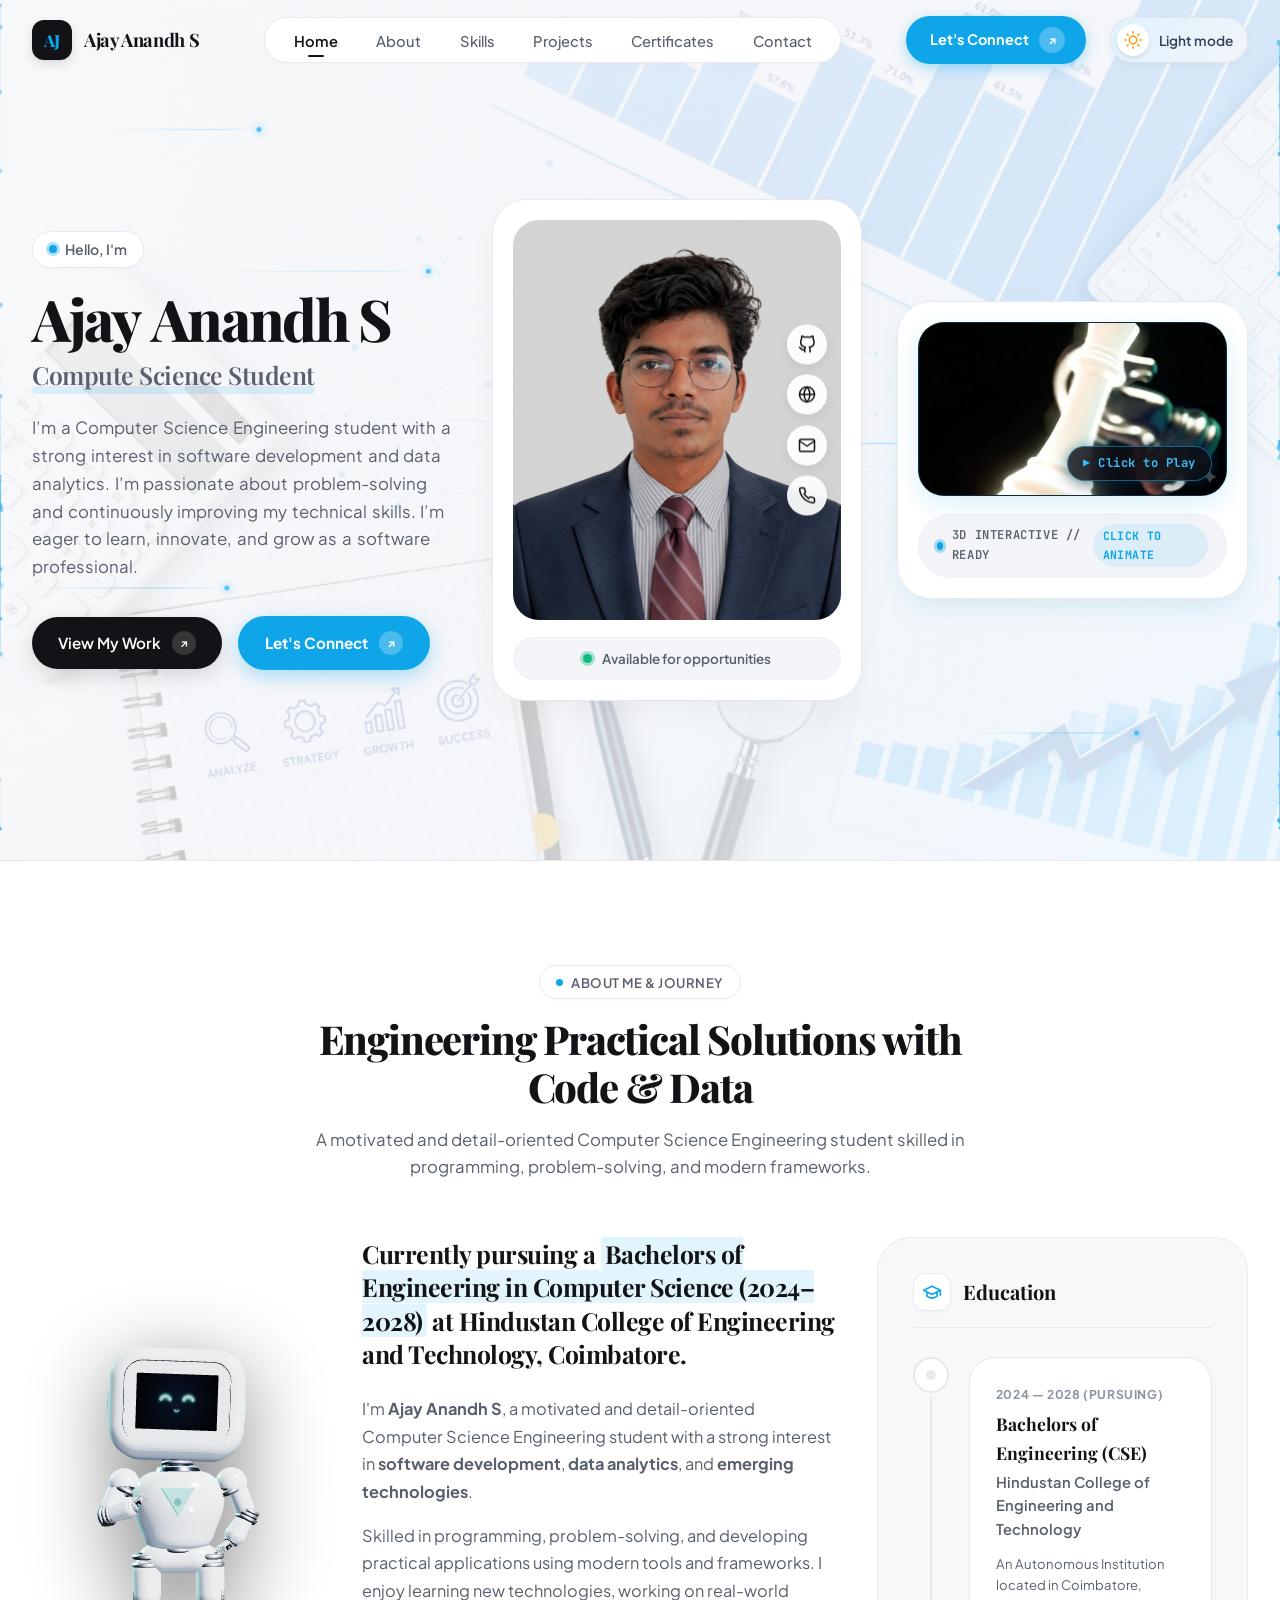
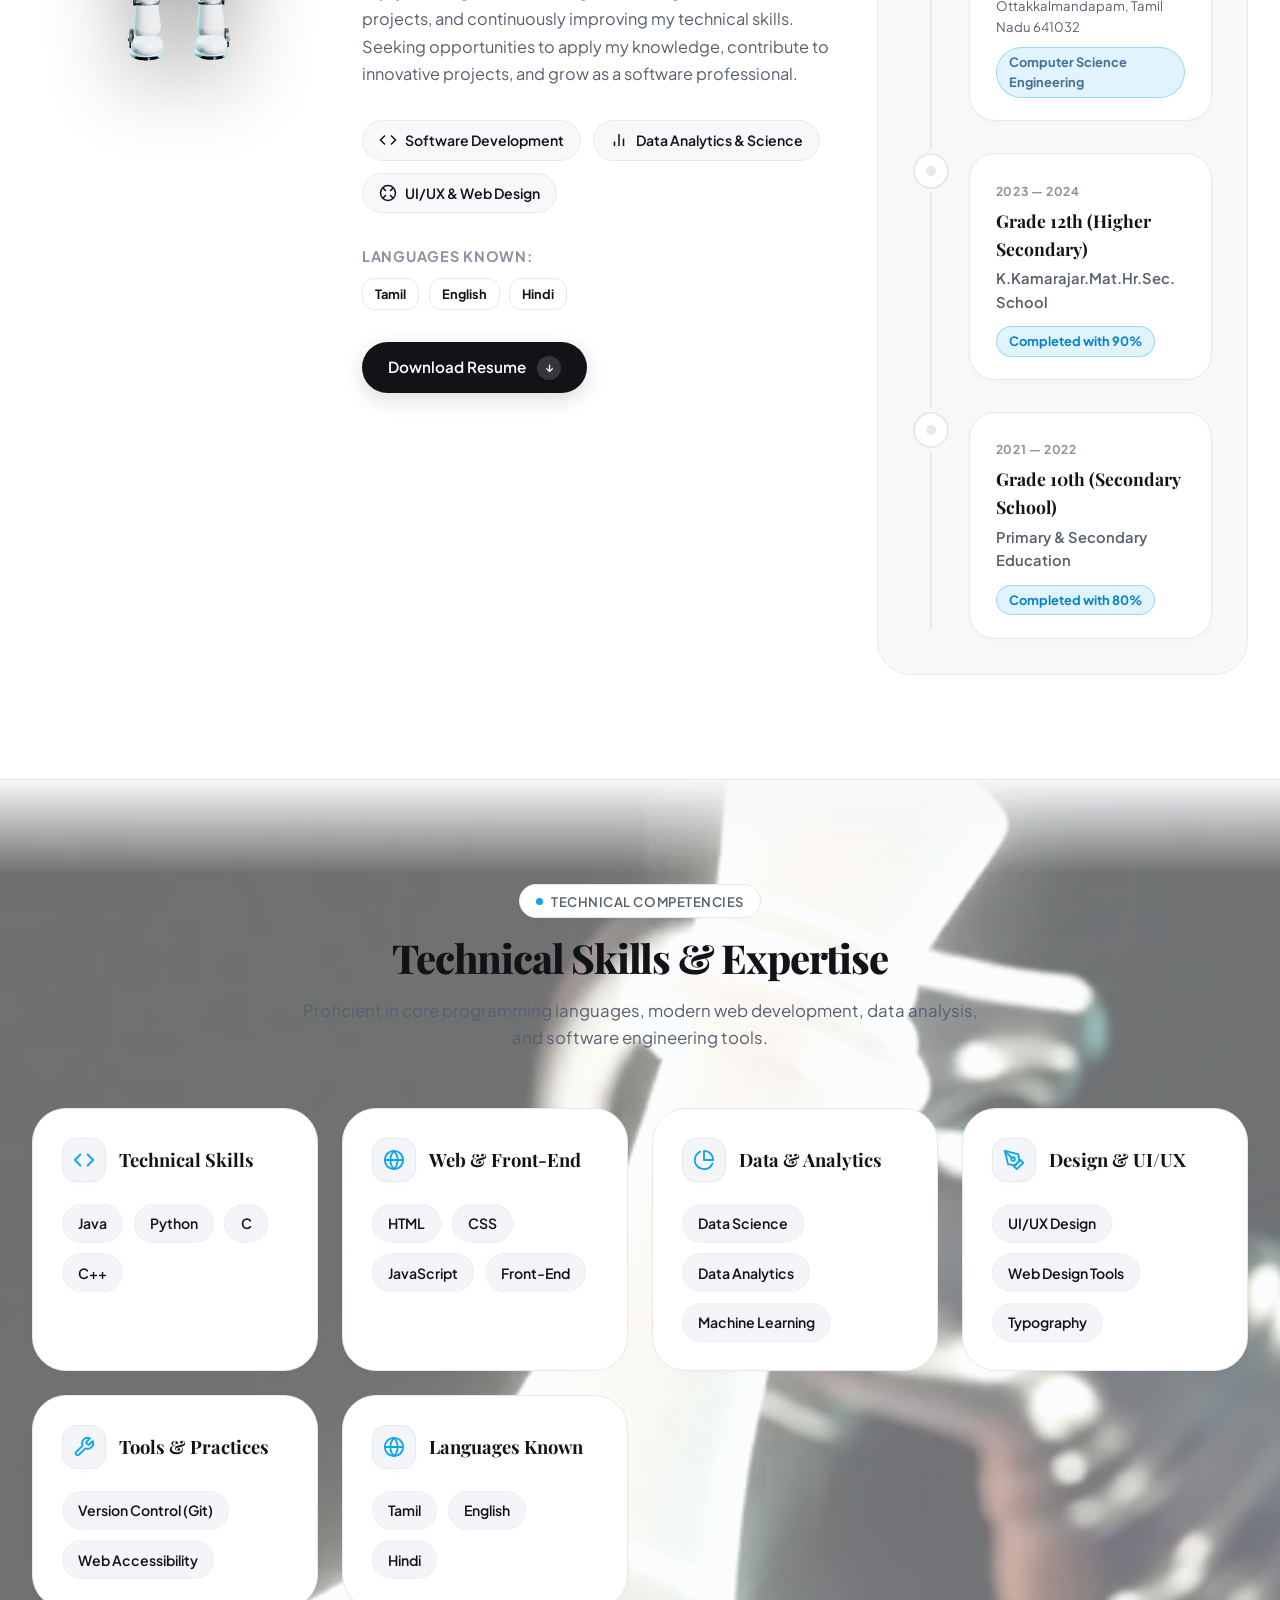
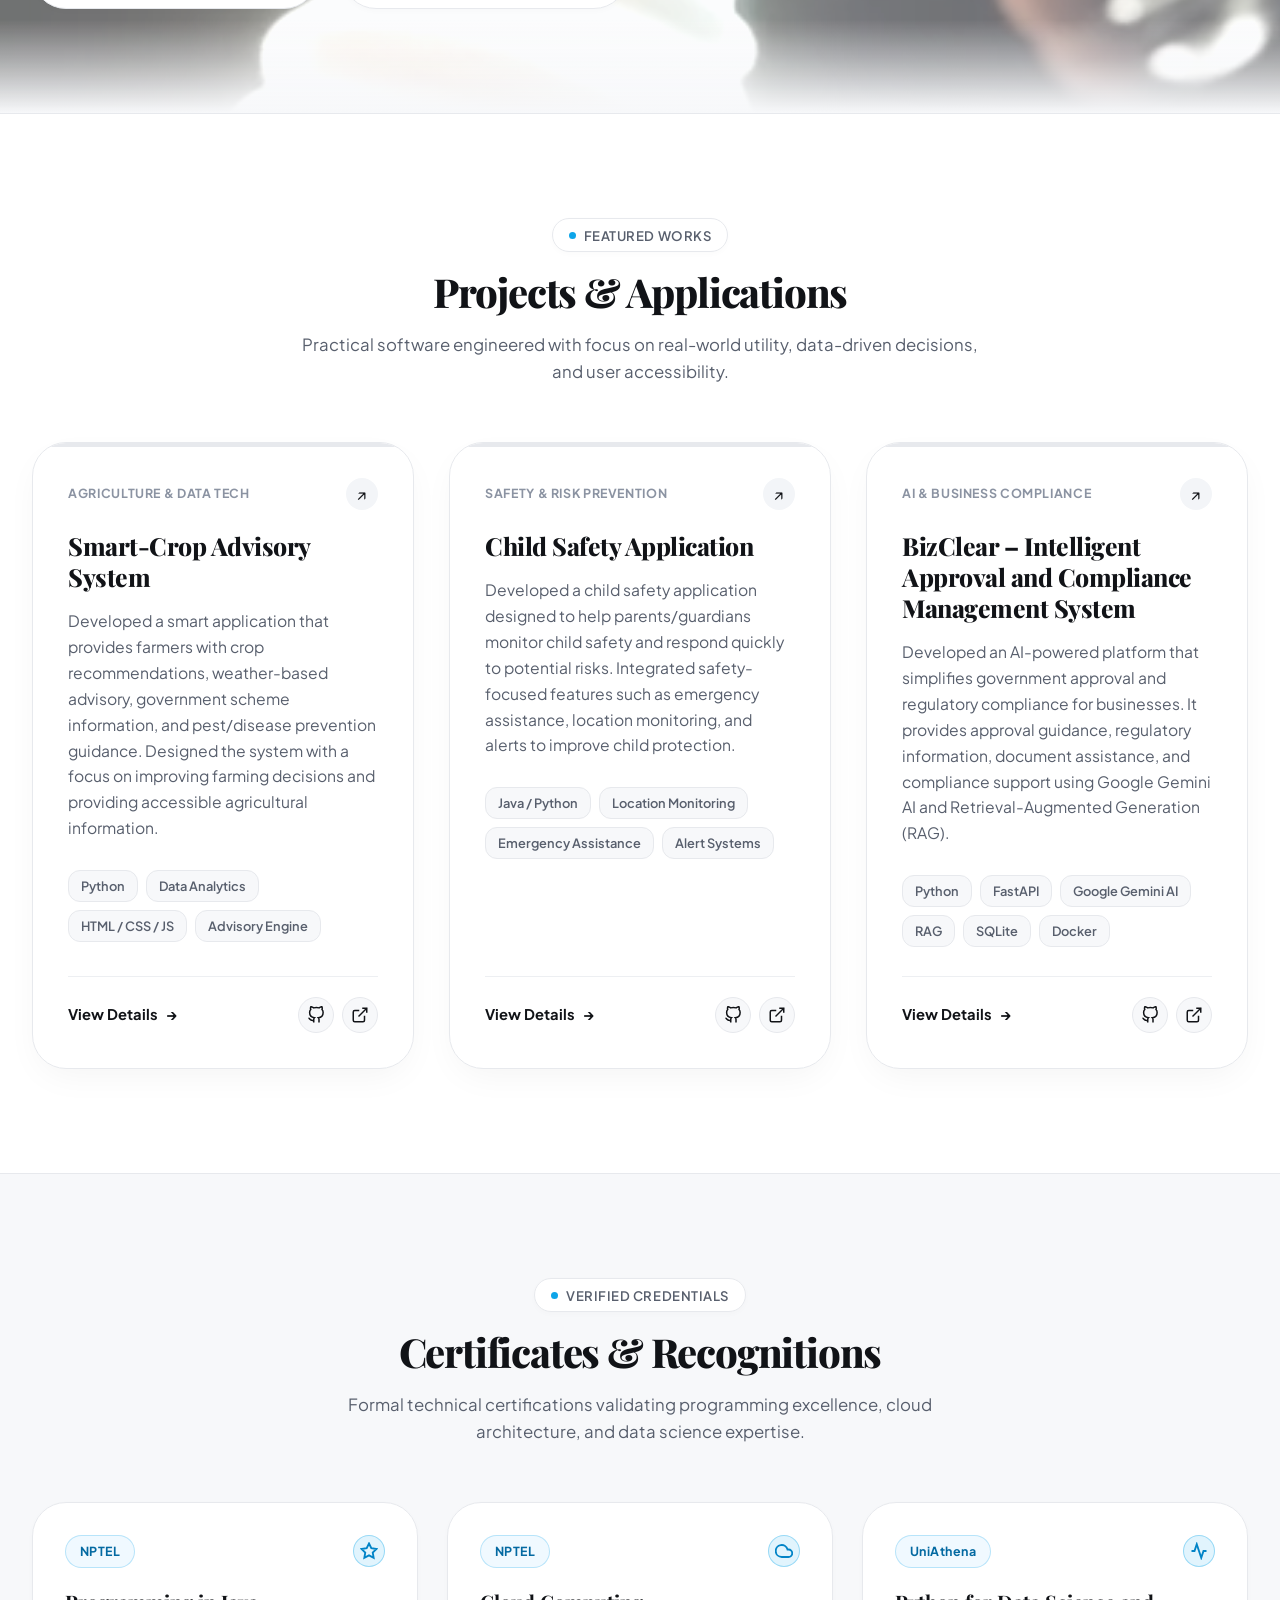
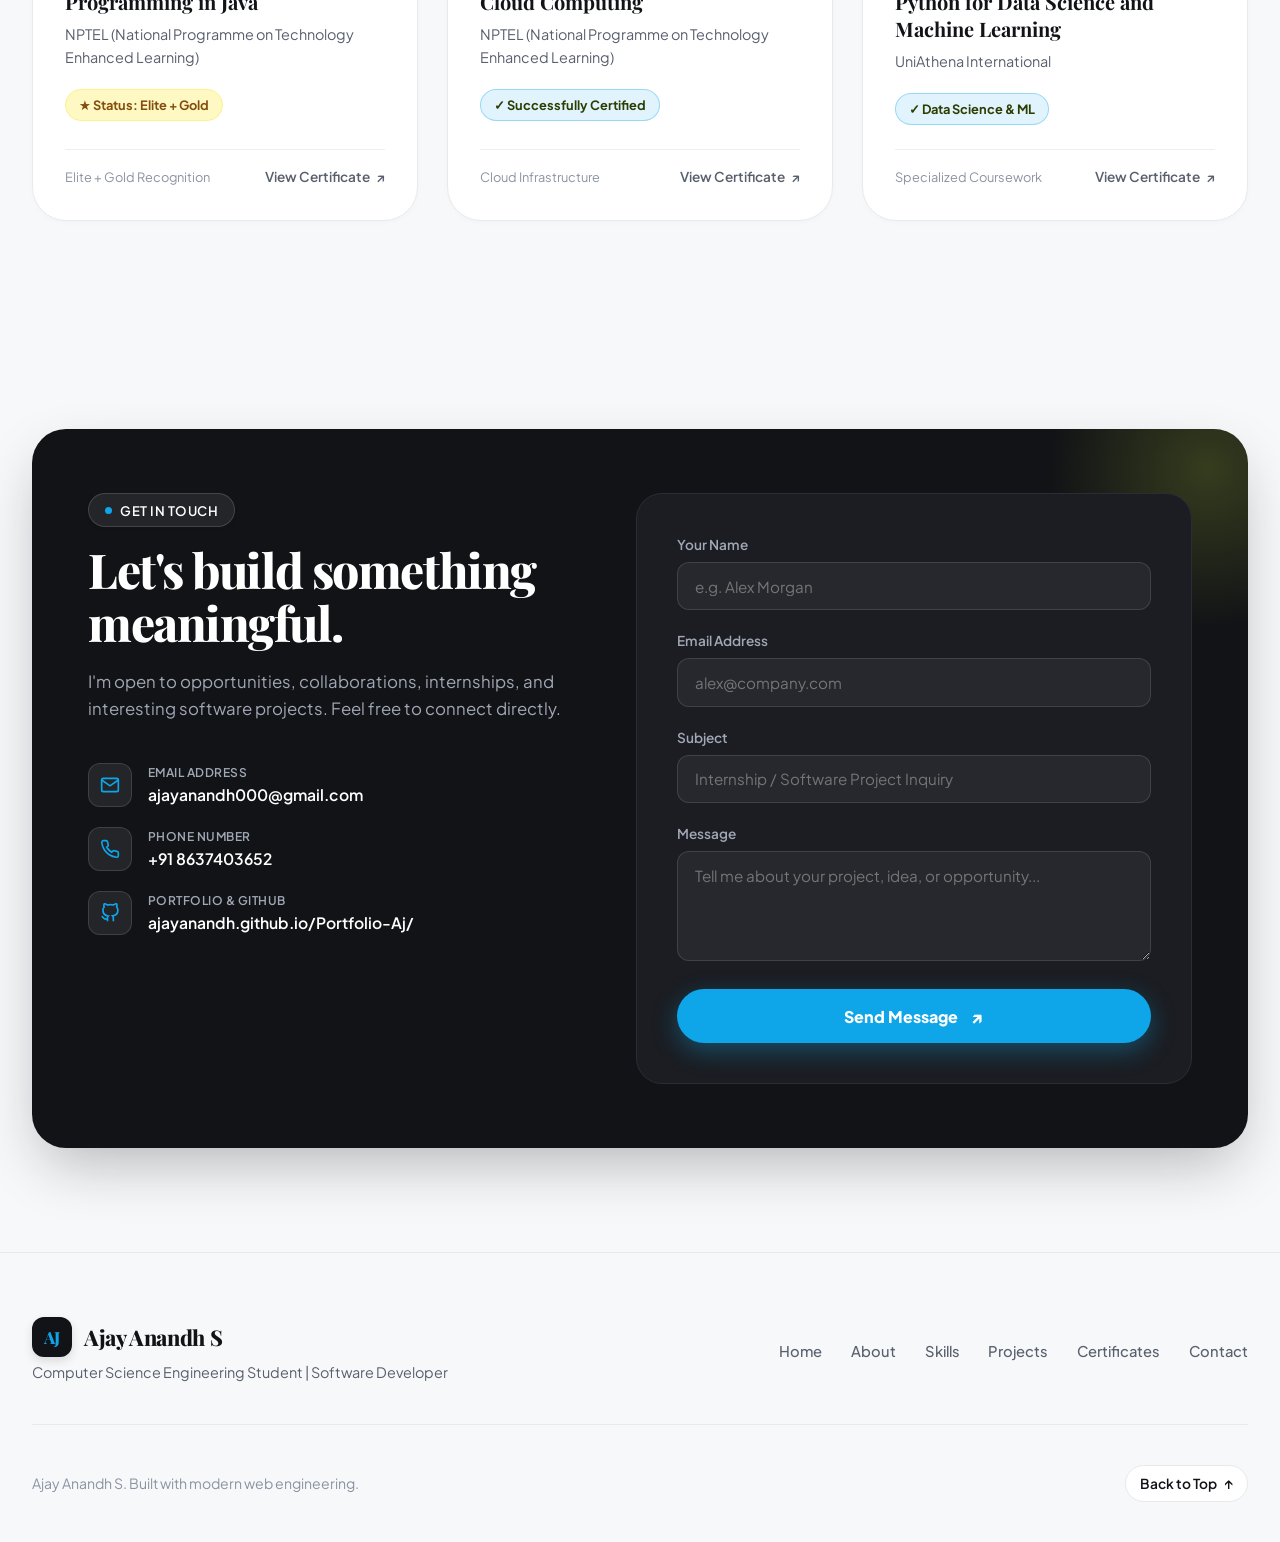
<file: index.html>
<!DOCTYPE html>
<html lang="en">

<head>
  <meta charset="UTF-8">
  <meta name="viewport" content="width=device-width, initial-scale=1.0">
  <title>Ajay Anandh S | Computer Science Engineer & Software Developer</title>
  <meta name="description"
    content="Personal portfolio of Ajay Anandh S - Computer Science Engineering student, aspiring Software Developer, Data Analyst, and UI/UX Enthusiast.">
  <meta name="keywords"
    content="Ajay Anandh S, Ajay Anandh, Computer Science Engineer, Software Developer, Data Analyst, NPTEL Elite Gold, Java, Python, Coimbatore">
  <meta name="author" content="Ajay Anandh S">

  <!-- Open Graph / Social Media Meta -->
  <meta property="og:type" content="website">
  <meta property="og:title" content="Ajay Anandh S | Computer Science Engineer Portfolio">
  <meta property="og:description"
    content="Passionate about building practical software solutions, exploring data, and creating meaningful digital experiences.">
  <meta property="og:url" content="https://ajayanandh.github.io/Portfolio-Aj/">

  <!-- CSS Stylesheets -->
  <link rel="stylesheet" href="css/style.css?v=6">
  <link rel="stylesheet" href="css/animations.css?v=6">

  <!-- Favicon (SVG Monogram) -->
  <link rel="icon"
    href="data:image/svg+xml,<svg xmlns='http://www.w3.org/2000/svg' viewBox='0 0 100 100'><rect width='100' height='100' rx='25' fill='%23121316'/><text x='50' y='65' font-family='sans-serif' font-size='42' font-weight='800' fill='%2338BDF8' text-anchor='middle'>AJ</text></svg>">
</head>

<body class="no-scroll">

  <!-- ========================================================================
       INTRO ANIMATION
       ======================================================================== -->
  <div class="intro-container" id="introOverlay">
    <svg viewBox="0 0 350 200" class="hello-svg" id="helloSvg" xmlns="http://www.w3.org/2000/svg"
      aria-label="Hello intro animation">
      <defs>
        <filter id="rough-brush" x="-20%" y="-20%" width="140%" height="140%">
          <feTurbulence type="fractalNoise" baseFrequency="0.08" numOctaves="3" result="noise" />
          <feDisplacementMap in="SourceGraphic" in2="noise" scale="4" xChannelSelector="R" yChannelSelector="G" />
        </filter>
      </defs>
      <g filter="url(#rough-brush)">
        <!-- H -->
        <path class="brush-stroke h1" d="M 50 40 Q 45 90 40 140" />
        <path class="brush-stroke h2" d="M 100 35 Q 100 90 95 140" />
        <path class="brush-stroke h3" d="M 30 90 Q 75 80 120 85" />
        <!-- e -->
        <path class="brush-stroke e1" d="M 120 120 Q 145 80 160 100 Q 165 125 135 135 Q 155 150 175 125" />
        <!-- l -->
        <path class="brush-stroke l1" d="M 175 125 Q 210 30 190 25 Q 170 20 175 140 Q 185 155 205 135" />
        <!-- l -->
        <path class="brush-stroke l2" d="M 205 135 Q 240 30 220 25 Q 200 20 205 140 Q 215 155 235 135" />
        <!-- o -->
        <path class="brush-stroke o1"
          d="M 235 135 Q 255 105 275 110 Q 295 115 290 140 Q 280 160 255 150 Q 235 140 255 120 Q 280 110 310 115" />
      </g>
    </svg>
  </div>

  <!-- ========================================================================
       HEADER / FIXED NAVIGATION BAR
       ======================================================================== -->
  <header class="header">
    <div class="container nav-wrapper">
      <!-- Left: Logo & Initials -->
      <a href="#home" class="brand-logo" aria-label="Ajay Anandh S Portfolio Home">
        <div class="brand-monogram">AJ</div>
        <span class="brand-name">Ajay Anandh S</span>
      </a>

      <!-- Center: Navigation Links -->
      <nav aria-label="Main Navigation">
        <ul class="nav-menu">
          <li><a href="#home" class="nav-link active">Home</a></li>
          <li><a href="#about" class="nav-link">About</a></li>
          <li><a href="#skills" class="nav-link">Skills</a></li>
          <li><a href="#projects" class="nav-link">Projects</a></li>
          <li><a href="#certifications" class="nav-link">Certificates</a></li>
          <li><a href="#contact" class="nav-link">Contact</a></li>
        </ul>
      </nav>

      <!-- Right: Actions -->
      <div class="nav-actions">
        <!-- Let's Connect CTA Button -->
        <a href="#contact" class="nav-cta-btn">
          <span>Let's Connect</span>
          <span class="arrow-icon">↗</span>
        </a>

        <!-- Theme Toggle -->
        <button class="theme-toggle" id="themeToggle" aria-label="Toggle Dark Mode">
          <div class="toggle-icon-wrapper">
            <!-- Sun Icon (SVG) -->
            <svg class="sun-icon" viewBox="0 0 24 24" fill="none" stroke="currentColor" stroke-width="2"
              stroke-linecap="round" stroke-linejoin="round">
              <circle cx="12" cy="12" r="5"></circle>
              <line x1="12" y1="1" x2="12" y2="3"></line>
              <line x1="12" y1="21" x2="12" y2="23"></line>
              <line x1="4.22" y1="4.22" x2="5.64" y2="5.64"></line>
              <line x1="18.36" y1="18.36" x2="19.78" y2="19.78"></line>
              <line x1="1" y1="12" x2="3" y2="12"></line>
              <line x1="21" y1="12" x2="23" y2="12"></line>
              <line x1="4.22" y1="19.78" x2="5.64" y2="18.36"></line>
              <line x1="18.36" y1="5.64" x2="19.78" y2="4.22"></line>
            </svg>
            <!-- Moon Icon (SVG) -->
            <svg class="moon-icon" viewBox="0 0 24 24" fill="none" stroke="currentColor" stroke-width="2"
              stroke-linecap="round" stroke-linejoin="round">
              <path d="M21 12.79A9 9 0 1 1 11.21 3 7 7 0 0 0 21 12.79z"></path>
            </svg>
          </div>
          <span class="theme-label" id="themeLabel">Light mode</span>
        </button>
      </div>

      <!-- Mobile Hamburger Button -->
      <button class="mobile-toggle" id="mobileToggle" aria-label="Toggle Menu">
        <span></span>
        <span></span>
        <span></span>
      </button>
    </div>
  </header>

  <!-- Mobile Drawer Overlay & Menu -->
  <div class="drawer-overlay" id="drawerOverlay"></div>
  <aside class="mobile-drawer" id="mobileDrawer">
    <div class="mobile-drawer-top">
      <div class="brand-logo" style="margin-bottom: 2.5rem;">
        <div class="brand-monogram">AJ</div>
        <span class="brand-name">Ajay Anandh S</span>
      </div>
      <ul class="mobile-nav-links">
        <li><a href="#home">Home</a></li>
        <li><a href="#about">About & Education</a></li>
        <li><a href="#skills">Skills</a></li>
        <li><a href="#projects">Projects</a></li>
        <li><a href="#certifications">Certificates</a></li>
        <li><a href="#contact">Contact</a></li>
      </ul>
    </div>
    <div class="mobile-drawer-bottom">
      <a href="#contact" class="nav-cta-btn" style="width: 100%; justify-content: center;">
        <span>Let's Connect</span>
        <span class="arrow-icon">↗</span>
      </a>
    </div>
  </aside>

  <main>
    <!-- ======================================================================
         HERO SECTION (THREE-COLUMN SIGNATURE COMPOSITION)
         ====================================================================== -->
    <section class="hero-section" id="home">
      <!-- Slow Moving Technology Circuit Lines & Glowing Particles Canvas -->
      <canvas id="heroCircuitCanvas" class="hero-circuit-canvas"></canvas>

      <div class="container">
        <div class="hero-grid">

          <!-- LEFT COLUMN: Intro & Large Heading -->
          <div class="hero-left hero-animate-1">
            <div class="hero-greeting-badge">
              <span class="pulse-dot"></span>
              <span>Hello, I'm</span>
            </div>

            <h1 class="hero-name-title" id="heroNameTitle">Ajay Anandh S</h1>
            <h2 class="hero-role-title">
              Compute Science Student
              <span class="highlight-line"></span>
            </h2>

            <p class="hero-description">
              I’m a Computer Science Engineering student with a strong interest in software development and data
              analytics.
              I’m passionate about problem-solving and continuously improving my technical skills.
              I’m eager to learn, innovate, and grow as a software professional.

            </p>

            <div class="hero-actions">
              <a href="#projects" class="btn-primary">
                <span>View My Work</span>
                <span class="btn-circle-icon">↗</span>
              </a>
              <a href="#contact" class="btn-secondary">
                <span>Let's Connect</span>
                <span class="btn-circle-icon">↗</span>
              </a>
            </div>
          </div>

          <!-- CENTER COLUMN: Large Rounded Profile Card -->
          <div class="hero-center hero-animate-2">
            <div class="profile-card-container">

              <div class="profile-image-frame">
                <img src="assets/profile.png?v=4" alt="Ajay Anandh S - Computer Science Engineer" class="profile-photo"
                  id="profileImage" onerror="this.src='assets/avatar.svg'">

                <!-- Floating Vertical Social Media Dock -->
                <div class="profile-social-dock" aria-label="Social Profiles">
                  <a href="https://github.com/ajayanandh" target="_blank" rel="noopener noreferrer"
                    class="social-circle-btn" title="GitHub: github.com/ajayanandh">
                    <svg viewBox="0 0 24 24" fill="none" stroke="currentColor" stroke-width="2" stroke-linecap="round"
                      stroke-linejoin="round">
                      <path
                        d="M9 19c-5 1.5-5-2.5-7-3m14 6v-3.87a3.37 3.37 0 0 0-.94-2.61c3.14-.35 6.44-1.54 6.44-7A5.44 5.44 0 0 0 20 4.77 5.07 5.07 0 0 0 19.91 1S18.73.65 16 2.48a13.38 13.38 0 0 0-7 0C6.27.65 5.09 1 5.09 1A5.07 5.07 0 0 0 5 4.77a5.44 5.44 0 0 0-1.5 3.78c0 5.42 3.3 6.61 6.44 7A3.37 3.37 0 0 0 9 18.13V22">
                      </path>
                    </svg>
                  </a>
                  <a href="https://ajayanandh.github.io/Portfolio-Aj/" target="_blank" rel="noopener noreferrer"
                    class="social-circle-btn" title="Live Portfolio Website">
                    <svg viewBox="0 0 24 24" fill="none" stroke="currentColor" stroke-width="2" stroke-linecap="round"
                      stroke-linejoin="round">
                      <circle cx="12" cy="12" r="10"></circle>
                      <line x1="2" y1="12" x2="22" y2="12"></line>
                      <path
                        d="M12 2a15.3 15.3 0 0 1 4 10 15.3 15.3 0 0 1-4 10 15.3 15.3 0 0 1-4-10 15.3 15.3 0 0 1 4-10z">
                      </path>
                    </svg>
                  </a>
                  <a href="mailto:ajayanandh000@gmail.com" class="social-circle-btn"
                    title="Email: ajayanandh000@gmail.com">
                    <svg viewBox="0 0 24 24" fill="none" stroke="currentColor" stroke-width="2" stroke-linecap="round"
                      stroke-linejoin="round">
                      <path d="M4 4h16c1.1 0 2 .9 2 2v12c0 1.1-.9 2-2 2H4c-1.1 0-2-.9-2-2V6c0-1.1.9-2 2-2z"></path>
                      <polyline points="22,6 12,13 2,6"></polyline>
                    </svg>
                  </a>
                  <a href="tel:+918637403652" class="social-circle-btn" title="Phone: +91 8637403652">
                    <svg viewBox="0 0 24 24" fill="none" stroke="currentColor" stroke-width="2" stroke-linecap="round"
                      stroke-linejoin="round">
                      <path
                        d="M22 16.92v3a2 2 0 0 1-2.18 2 19.79 19.79 0 0 1-8.63-3.07 19.5 19.5 0 0 1-6-6 19.79 19.79 0 0 1-3.07-8.67A2 2 0 0 1 4.11 2h3a2 2 0 0 1 2 1.72 12.84 12.84 0 0 0 .7 2.81 2 2 0 0 1-.45 2.11L8.09 9.91a16 16 0 0 0 6 6l1.27-1.27a2 2 0 0 1 2.11-.45 12.84 12.84 0 0 0 2.81.7A2 2 0 0 1 22 16.92z">
                      </path>
                    </svg>
                  </a>
                </div>
              </div>

              <!-- Status Indicator Bar -->
              <div class="profile-status-bar">
                <span class="status-dot"></span>
                <span class="status-text">Available for opportunities</span>
              </div>

            </div>
          </div>

          <!-- RIGHT COLUMN: Interactive 3D Character Animation -->
          <div class="hero-right hero-animate-3">
            <div class="character-card" id="characterCard">

              <!-- Interactive 3D Character Stage -->
              <div class="character-stage" id="characterStage" role="button" tabindex="0"
                aria-label="Interactive 3D Character Animation - Click to play sequence">

                <!-- Character Animation Canvas -->
                <canvas id="characterCanvas" width="640" height="360" class="character-canvas"></canvas>

                <!-- Interactive Click Trigger Badge -->
                <div class="character-play-badge" id="characterPlayBadge">
                  <span class="badge-icon">▶</span>
                  <span class="badge-text">Click to Play</span>
                </div>
              </div>

              <!-- Character Status & Interaction Bar -->
              <div class="character-status-bar">
                <div class="character-status-info">
                  <span class="status-indicator-dot" id="characterStatusDot"></span>
                  <span class="status-indicator-text" id="characterStatusText">3D INTERACTIVE // READY</span>
                </div>
                <div class="character-replay-hint" id="characterHintText">CLICK TO ANIMATE</div>
              </div>

            </div>
          </div>

        </div>
      </div>
    </section>


    <!-- ======================================================================
         ABOUT & EDUCATION SECTION
         ====================================================================== -->
    <section class="section about-section" id="about">
      <div class="container">

        <div class="section-header reveal">
          <div class="section-tag">About Me & Journey</div>
          <h2 class="section-title">Engineering Practical Solutions with Code & Data</h2>
          <p class="section-subtitle">
            A motivated and detail-oriented Computer Science Engineering student skilled in programming,
            problem-solving, and modern frameworks.
          </p>
        </div>

        <div class="about-grid">

          <!-- Column 1: Interactive 3D Robot Companion -->
          <div class="about-robot-stage" id="aboutRobotStage">
            <div class="robot-canvas-wrapper" id="robotCanvasWrapper">
              <canvas id="robotCanvas" aria-label="Interactive 3D Robot Companion"></canvas>
            </div>
          </div>

          <!-- Narrative Description -->
          <div class="about-narrative reveal delay-1">
            <p class="about-lead">
              Currently pursuing a <span class="highlight">Bachelors of Engineering in Computer Science
                (2024–2028)</span> at Hindustan College of Engineering and Technology, Coimbatore.
            </p>

            <div class="about-paragraphs">
              <p>
                I'm <strong>Ajay Anandh S</strong>, a motivated and detail-oriented Computer Science Engineering student
                with a strong interest in <strong>software development</strong>, <strong>data analytics</strong>, and
                <strong>emerging technologies</strong>.
              </p>
              <p>
                Skilled in programming, problem-solving, and developing practical applications using modern tools and
                frameworks. I enjoy learning new technologies, working on real-world projects, and continuously
                improving my technical skills. Seeking opportunities to apply my knowledge, contribute to innovative
                projects, and grow as a software professional.
              </p>
            </div>

            <!-- Core Strengths Pills -->
            <div class="about-focus-pills">
              <div class="focus-pill">
                <svg width="18" height="18" viewBox="0 0 24 24" fill="none" stroke="currentColor" stroke-width="2">
                  <polyline points="16 18 22 12 16 6"></polyline>
                  <polyline points="8 6 2 12 8 18"></polyline>
                </svg>
                <span>Software Development</span>
              </div>
              <div class="focus-pill">
                <svg width="18" height="18" viewBox="0 0 24 24" fill="none" stroke="currentColor" stroke-width="2">
                  <line x1="18" y1="20" x2="18" y2="10"></line>
                  <line x1="12" y1="20" x2="12" y2="4"></line>
                  <line x1="6" y1="20" x2="6" y2="14"></line>
                </svg>
                <span>Data Analytics & Science</span>
              </div>
              <div class="focus-pill">
                <svg width="18" height="18" viewBox="0 0 24 24" fill="none" stroke="currentColor" stroke-width="2">
                  <circle cx="12" cy="12" r="10"></circle>
                  <path d="m4.93 4.93 4.24 4.24"></path>
                  <path d="m14.83 9.17 4.24-4.24"></path>
                  <path d="m14.83 14.83 4.24 4.24"></path>
                  <path d="m9.17 14.83-4.24 4.24"></path>
                </svg>
                <span>UI/UX & Web Design</span>
              </div>
            </div>

            <!-- Spoken Languages & Actions -->
            <div style="margin-bottom: 2rem;">
              <h4
                style="font-size: 0.9rem; font-weight: 700; text-transform: uppercase; color: var(--text-muted); margin-bottom: 0.6rem; letter-spacing: 0.05em;">
                Languages Known:</h4>
              <div style="display: flex; gap: 0.6rem; flex-wrap: wrap;">
                <span class="tech-badge"
                  style="background: var(--bg-card); border-color: var(--border-light); font-weight: 700; color: var(--text-primary);">Tamil</span>
                <span class="tech-badge"
                  style="background: var(--bg-card); border-color: var(--border-light); font-weight: 700; color: var(--text-primary);">English</span>
                <span class="tech-badge"
                  style="background: var(--bg-card); border-color: var(--border-light); font-weight: 700; color: var(--text-primary);">Hindi</span>
              </div>
            </div>

            <div class="about-actions">
              <a href="#" class="btn-primary download-resume-btn">
                <span>Download Resume</span>
                <span class="btn-circle-icon">↓</span>
              </a>
            </div>
          </div>

          <!-- Education Timeline Card -->
          <div class="education-card reveal delay-2">
            <div class="edu-header">
              <div class="edu-header-icon">
                <svg width="20" height="20" viewBox="0 0 24 24" fill="none" stroke="currentColor" stroke-width="2"
                  stroke-linecap="round" stroke-linejoin="round">
                  <path d="M22 10v6M2 10l10-5 10 5-10 5z"></path>
                  <path d="M6 12v5c3 3 9 3 12 0v-5"></path>
                </svg>
              </div>
              <h3 class="edu-header-title">Education</h3>
            </div>

            <div class="timeline" id="educationTimeline">
              <div class="timeline-progress-line" id="timelineProgressLine"></div>

              <!-- College Education -->
              <div class="timeline-item">
                <div class="timeline-marker"></div>
                <div class="timeline-content">
                  <span class="timeline-period">2024 — 2028 (Pursuing)</span>
                  <h4 class="timeline-title">Bachelors of Engineering (CSE)</h4>
                  <div class="timeline-institute">Hindustan College of Engineering and Technology</div>
                  <p style="font-size: 0.82rem; color: var(--text-secondary); margin-bottom: 0.6rem;">
                    An Autonomous Institution located in Coimbatore, Ottakkalmandapam, Tamil Nadu 641032
                  </p>
                  <div class="timeline-badge">Computer Science Engineering</div>
                </div>
              </div>

              <!-- School Education (12th Grade) -->
              <div class="timeline-item">
                <div class="timeline-marker"></div>
                <div class="timeline-content">
                  <span class="timeline-period">2023 — 2024</span>
                  <h4 class="timeline-title">Grade 12th (Higher Secondary)</h4>
                  <div class="timeline-institute">K.Kamarajar.Mat.Hr.Sec. School</div>
                  <div class="timeline-badge" style="background-color: var(--accent-lime-subtle); color: #0284C7;">
                    Completed with 90%</div>
                </div>
              </div>

              <!-- Primary / Secondary Education (10th Grade) -->
              <div class="timeline-item">
                <div class="timeline-marker"></div>
                <div class="timeline-content">
                  <span class="timeline-period">2021 — 2022</span>
                  <h4 class="timeline-title">Grade 10th (Secondary School)</h4>
                  <div class="timeline-institute">Primary & Secondary Education</div>
                  <div class="timeline-badge" style="background-color: var(--accent-lime-subtle); color: #0284C7;">
                    Completed with 80%</div>
                </div>
              </div>

            </div>
          </div>

        </div>

      </div>
    </section>

    <!-- ======================================================================
         SKILLS SECTION
         ====================================================================== -->
    <section class="section skills-section" id="skills">
      <!-- Background chess animation canvas -->
      <canvas class="skills-bg-canvas" id="skillsBgCanvas" aria-hidden="true"></canvas>
      <!-- Gradient overlay keeps cards readable -->
      <div class="skills-bg-overlay" aria-hidden="true"></div>
      <div class="container">

        <div class="section-header reveal">
          <div class="section-tag">Technical Competencies</div>
          <h2 class="section-title">Technical Skills & Expertise</h2>
          <p class="section-subtitle">
            Proficient in core programming languages, modern web development, data analysis, and software engineering
            tools.
          </p>
        </div>

        <div class="skills-grid">

          <!-- Programming Languages (Technical Skills) -->
          <div class="skill-category-card reveal delay-1">
            <div class="skill-card-top">
              <div class="skill-icon-badge">
                <svg width="22" height="22" viewBox="0 0 24 24" fill="none" stroke="currentColor" stroke-width="2"
                  stroke-linecap="round" stroke-linejoin="round">
                  <polyline points="16 18 22 12 16 6"></polyline>
                  <polyline points="8 6 2 12 8 18"></polyline>
                </svg>
              </div>
              <h3 class="skill-category-name">Technical Skills</h3>
            </div>
            <ul class="skill-pills-list">
              <li class="skill-pill">Java</li>
              <li class="skill-pill">Python</li>
              <li class="skill-pill">C</li>
              <li class="skill-pill">C++</li>
            </ul>
          </div>

          <!-- Web Development & Front-End -->
          <div class="skill-category-card reveal delay-2">
            <div class="skill-card-top">
              <div class="skill-icon-badge">
                <svg width="22" height="22" viewBox="0 0 24 24" fill="none" stroke="currentColor" stroke-width="2"
                  stroke-linecap="round" stroke-linejoin="round">
                  <circle cx="12" cy="12" r="10"></circle>
                  <line x1="2" y1="12" x2="22" y2="12"></line>
                  <path d="M12 2a15.3 15.3 0 0 1 4 10 15.3 15.3 0 0 1-4 10 15.3 15.3 0 0 1-4-10 15.3 15.3 0 0 1 4-10z">
                  </path>
                </svg>
              </div>
              <h3 class="skill-category-name">Web & Front-End</h3>
            </div>
            <ul class="skill-pills-list">
              <li class="skill-pill">HTML</li>
              <li class="skill-pill">CSS</li>
              <li class="skill-pill">JavaScript</li>
              <li class="skill-pill">Front-End</li>
            </ul>
          </div>

          <!-- Data Science & Data Analytics -->
          <div class="skill-category-card reveal delay-3">
            <div class="skill-card-top">
              <div class="skill-icon-badge">
                <svg width="22" height="22" viewBox="0 0 24 24" fill="none" stroke="currentColor" stroke-width="2"
                  stroke-linecap="round" stroke-linejoin="round">
                  <path d="M21.21 15.89A10 10 0 1 1 8 2.83"></path>
                  <path d="M22 12A10 10 0 0 0 12 2v10z"></path>
                </svg>
              </div>
              <h3 class="skill-category-name">Data & Analytics</h3>
            </div>
            <ul class="skill-pills-list">
              <li class="skill-pill">Data Science</li>
              <li class="skill-pill">Data Analytics</li>
              <li class="skill-pill">Machine Learning</li>
            </ul>
          </div>

          <!-- Design & Experience -->
          <div class="skill-category-card reveal delay-1">
            <div class="skill-card-top">
              <div class="skill-icon-badge">
                <svg width="22" height="22" viewBox="0 0 24 24" fill="none" stroke="currentColor" stroke-width="2"
                  stroke-linecap="round" stroke-linejoin="round">
                  <path d="M12 19l7-7 3 3-7 7-3-3z"></path>
                  <path d="M18 13l-1.5-7.5L2 2l3.5 14.5L13 18l5-5z"></path>
                  <path d="M2 2l7.586 7.586"></path>
                  <circle cx="11" cy="11" r="2"></circle>
                </svg>
              </div>
              <h3 class="skill-category-name">Design & UI/UX</h3>
            </div>
            <ul class="skill-pills-list">
              <li class="skill-pill">UI/UX Design</li>
              <li class="skill-pill">Web Design Tools</li>
              <li class="skill-pill">Typography</li>
            </ul>
          </div>

          <!-- Tools & Standards -->
          <div class="skill-category-card reveal delay-2">
            <div class="skill-card-top">
              <div class="skill-icon-badge">
                <svg width="22" height="22" viewBox="0 0 24 24" fill="none" stroke="currentColor" stroke-width="2"
                  stroke-linecap="round" stroke-linejoin="round">
                  <path
                    d="M14.7 6.3a1 1 0 0 0 0 1.4l1.6 1.6a1 1 0 0 0 1.4 0l3.77-3.77a6 6 0 0 1-7.94 7.94l-6.91 6.91a2.12 2.12 0 0 1-3-3l6.91-6.91a6 6 0 0 1 7.94-7.94l-3.76 3.76z">
                  </path>
                </svg>
              </div>
              <h3 class="skill-category-name">Tools & Practices</h3>
            </div>
            <ul class="skill-pills-list">
              <li class="skill-pill">Version Control (Git)</li>
              <li class="skill-pill">Web Accessibility</li>
            </ul>
          </div>

          <!-- Languages Known -->
          <div class="skill-category-card reveal delay-3">
            <div class="skill-card-top">
              <div class="skill-icon-badge">
                <svg width="22" height="22" viewBox="0 0 24 24" fill="none" stroke="currentColor" stroke-width="2"
                  stroke-linecap="round" stroke-linejoin="round">
                  <circle cx="12" cy="12" r="10"></circle>
                  <path d="M12 2a14.5 14.5 0 0 0 0 20 14.5 14.5 0 0 0 0-20"></path>
                  <path d="M2 12h20"></path>
                </svg>
              </div>
              <h3 class="skill-category-name">Languages Known</h3>
            </div>
            <ul class="skill-pills-list">
              <li class="skill-pill">Tamil</li>
              <li class="skill-pill">English</li>
              <li class="skill-pill">Hindi</li>
            </ul>
          </div>

        </div>

      </div>
    </section>

    <!-- ======================================================================
         PROJECTS SECTION
         ====================================================================== -->
    <section class="section" id="projects"
      style="background-color: var(--bg-card); border-top: 1px solid var(--border-light); border-bottom: 1px solid var(--border-light);">
      <div class="container">

        <div class="section-header reveal">
          <div class="section-tag">Featured Works</div>
          <h2 class="section-title">Projects & Applications</h2>
          <p class="section-subtitle">
            Practical software engineered with focus on real-world utility, data-driven decisions, and user
            accessibility.
          </p>
        </div>

        <div class="projects-grid">

          <!-- PROJECT 1: Smart-Crop Advisory System -->
          <article class="project-card reveal delay-1">
            <div>
              <div class="project-meta-bar">
                <span class="project-tag">Agriculture & Data Tech</span>
                <div class="project-indicator">↗</div>
              </div>

              <h3 class="project-title">Smart-Crop Advisory System</h3>

              <p class="project-description">
                Developed a smart application that provides farmers with crop recommendations, weather-based advisory,
                government scheme information, and pest/disease prevention guidance. Designed the system with a focus on
                improving farming decisions and providing accessible agricultural information.
              </p>

              <div class="project-tech-stack">
                <span class="tech-badge">Python</span>
                <span class="tech-badge">Data Analytics</span>
                <span class="tech-badge">HTML / CSS / JS</span>
                <span class="tech-badge">Advisory Engine</span>
              </div>
            </div>

            <div class="project-card-footer">
              <a href="#" class="project-view-btn" data-project-key="crop">
                <span>View Details</span>
                <span>→</span>
              </a>
              <div class="project-links">
                <a href="https://github.com/ajayanandh" target="_blank" rel="noopener noreferrer"
                  class="project-link-btn" title="View on GitHub">
                  <svg width="18" height="18" viewBox="0 0 24 24" fill="none" stroke="currentColor" stroke-width="2">
                    <path
                      d="M9 19c-5 1.5-5-2.5-7-3m14 6v-3.87a3.37 3.37 0 0 0-.94-2.61c3.14-.35 6.44-1.54 6.44-7A5.44 5.44 0 0 0 20 4.77 5.07 5.07 0 0 0 19.91 1S18.73.65 16 2.48a13.38 13.38 0 0 0-7 0C6.27.65 5.09 1 5.09 1A5.07 5.07 0 0 0 5 4.77a5.44 5.44 0 0 0-1.5 3.78c0 5.42 3.3 6.61 6.44 7A3.37 3.37 0 0 0 9 18.13V22">
                    </path>
                  </svg>
                </a>
                <a href="https://ajayanandh.github.io/Portfolio-Aj/" target="_blank" rel="noopener noreferrer"
                  class="project-link-btn" title="Live Preview">
                  <svg width="18" height="18" viewBox="0 0 24 24" fill="none" stroke="currentColor" stroke-width="2">
                    <path d="M18 13v6a2 2 0 0 1-2 2H5a2 2 0 0 1-2-2V8a2 2 0 0 1 2-2h6"></path>
                    <polyline points="15 3 21 3 21 9"></polyline>
                    <line x1="10" y1="14" x2="21" y2="3"></line>
                  </svg>
                </a>
              </div>
            </div>
          </article>

          <!-- PROJECT 2: Child Safety Application -->
          <article class="project-card reveal delay-2">
            <div>
              <div class="project-meta-bar">
                <span class="project-tag">Safety & Risk Prevention</span>
                <div class="project-indicator">↗</div>
              </div>

              <h3 class="project-title">Child Safety Application</h3>

              <p class="project-description">
                Developed a child safety application designed to help parents/guardians monitor child safety and respond
                quickly to potential risks. Integrated safety-focused features such as emergency assistance, location
                monitoring, and alerts to improve child protection.
              </p>

              <div class="project-tech-stack">
                <span class="tech-badge">Java / Python</span>
                <span class="tech-badge">Location Monitoring</span>
                <span class="tech-badge">Emergency Assistance</span>
                <span class="tech-badge">Alert Systems</span>
              </div>
            </div>

            <div class="project-card-footer">
              <a href="#" class="project-view-btn" data-project-key="childsafety">
                <span>View Details</span>
                <span>→</span>
              </a>
              <div class="project-links">
                <a href="https://github.com/ajayanandh" target="_blank" rel="noopener noreferrer"
                  class="project-link-btn" title="View on GitHub">
                  <svg width="18" height="18" viewBox="0 0 24 24" fill="none" stroke="currentColor" stroke-width="2">
                    <path
                      d="M9 19c-5 1.5-5-2.5-7-3m14 6v-3.87a3.37 3.37 0 0 0-.94-2.61c3.14-.35 6.44-1.54 6.44-7A5.44 5.44 0 0 0 20 4.77 5.07 5.07 0 0 0 19.91 1S18.73.65 16 2.48a13.38 13.38 0 0 0-7 0C6.27.65 5.09 1 5.09 1A5.07 5.07 0 0 0 5 4.77a5.44 5.44 0 0 0-1.5 3.78c0 5.42 3.3 6.61 6.44 7A3.37 3.37 0 0 0 9 18.13V22">
                    </path>
                  </svg>
                </a>
                <a href="https://ajayanandh.github.io/Portfolio-Aj/" target="_blank" rel="noopener noreferrer"
                  class="project-link-btn" title="Live Preview">
                  <svg width="18" height="18" viewBox="0 0 24 24" fill="none" stroke="currentColor" stroke-width="2">
                    <path d="M18 13v6a2 2 0 0 1-2 2H5a2 2 0 0 1-2-2V8a2 2 0 0 1 2-2h6"></path>
                    <polyline points="15 3 21 3 21 9"></polyline>
                    <line x1="10" y1="14" x2="21" y2="3"></line>
                  </svg>
                </a>
              </div>
            </div>
          </article>

          <!-- PROJECT 3: BizClear -->
          <article class="project-card reveal delay-2">
            <div>
              <div class="project-meta-bar">
                <span class="project-tag">AI & Business Compliance</span>
                <div class="project-indicator">↗</div>
              </div>

              <h3 class="project-title">BizClear – Intelligent Approval and Compliance Management System</h3>

              <p class="project-description">
                Developed an AI-powered platform that simplifies government approval and regulatory compliance
                for businesses. It provides approval guidance, regulatory information, document assistance, and
                compliance support using Google Gemini AI and Retrieval-Augmented Generation (RAG).
              </p>

              <div class="project-tech-stack">
                <span class="tech-badge">Python</span>
                <span class="tech-badge">FastAPI</span>
                <span class="tech-badge">Google Gemini AI</span>
                <span class="tech-badge">RAG</span>
                <span class="tech-badge">SQLite</span>
                <span class="tech-badge">Docker</span>
              </div>
            </div>

            <div class="project-card-footer">
              <a href="#" class="project-view-btn" data-project-key="bizclear">
                <span>View Details</span>
                <span>→</span>
              </a>
              <div class="project-links">
                <a href="https://github.com/ajayanandh" target="_blank" rel="noopener noreferrer"
                  class="project-link-btn" title="View on GitHub">
                  <svg width="18" height="18" viewBox="0 0 24 24" fill="none" stroke="currentColor" stroke-width="2">
                    <path
                      d="M9 19c-5 1.5-5-2.5-7-3m14 6v-3.87a3.37 3.37 0 0 0-.94-2.61c3.14-.35 6.44-1.54 6.44-7A5.44 5.44 0 0 0 20 4.77 5.07 5.07 0 0 0 19.91 1S18.73.65 16 2.48a13.38 13.38 0 0 0-7 0C6.27.65 5.09 1 5.09 1A5.07 5.07 0 0 0 5 4.77a5.44 5.44 0 0 0-1.5 3.78c0 5.42 3.3 6.61 6.44 7A3.37 3.37 0 0 0 9 18.13V22">
                    </path>
                  </svg>
                </a>
                <a href="https://ajayanandh.github.io/Portfolio-Aj/" target="_blank" rel="noopener noreferrer"
                  class="project-link-btn" title="Live Preview">
                  <svg width="18" height="18" viewBox="0 0 24 24" fill="none" stroke="currentColor" stroke-width="2">
                    <path d="M18 13v6a2 2 0 0 1-2 2H5a2 2 0 0 1-2-2V8a2 2 0 0 1 2-2h6"></path>
                    <polyline points="15 3 21 3 21 9"></polyline>
                    <line x1="10" y1="14" x2="21" y2="3"></line>
                  </svg>
                </a>
              </div>
            </div>
          </article>

        </div>

      </div>
    </section>

    <!-- ======================================================================
         CERTIFICATIONS SECTION
         ====================================================================== -->
    <section class="section" id="certifications">
      <div class="container">

        <div class="section-header reveal">
          <div class="section-tag">Verified Credentials</div>
          <h2 class="section-title">Certificates & Recognitions</h2>
          <p class="section-subtitle">
            Formal technical certifications validating programming excellence, cloud architecture, and data science
            expertise.
          </p>
        </div>

        <div class="certifications-grid">

          <!-- Cert 1: Java (NPTEL Elite + Gold) -->
          <div class="cert-card reveal delay-1">
            <div>
              <div class="cert-top-row">
                <span class="cert-issuer-badge nptel">NPTEL</span>
                <div class="cert-verified-icon" title="Elite + Gold Distinction">
                  <svg width="18" height="18" viewBox="0 0 24 24" fill="none" stroke="currentColor" stroke-width="2.5">
                    <path
                      d="M12 2l3.09 6.26L22 9.27l-5 4.87 1.18 6.88L12 17.77l-6.18 3.25L7 14.14 2 9.27l6.91-1.01L12 2z">
                    </path>
                  </svg>
                </div>
              </div>

              <h3 class="cert-title">Programming in Java</h3>
              <div class="cert-org-name">NPTEL (National Programme on Technology Enhanced Learning)</div>

              <div class="cert-status-tag">
                <span>★ Status: Elite + Gold</span>
              </div>
            </div>

            <div class="cert-card-bottom">
              <span style="font-size: 0.8rem; color: var(--text-muted);">Elite + Gold Recognition</span>
              <a href="#contact" class="cert-btn">
                <span>View Certificate</span>
                <span>↗</span>
              </a>
            </div>
          </div>

          <!-- Cert 2: Cloud Computing (NPTEL) -->
          <div class="cert-card reveal delay-2">
            <div>
              <div class="cert-top-row">
                <span class="cert-issuer-badge nptel">NPTEL</span>
                <div class="cert-verified-icon">
                  <svg width="18" height="18" viewBox="0 0 24 24" fill="none" stroke="currentColor" stroke-width="2.5">
                    <path d="M18 10h-1.26A8 8 0 1 0 9 20h9a5 5 0 0 0 0-10z"></path>
                  </svg>
                </div>
              </div>

              <h3 class="cert-title">Cloud Computing</h3>
              <div class="cert-org-name">NPTEL (National Programme on Technology Enhanced Learning)</div>

              <div class="cert-status-tag verified-badge">
                <span>✓ Successfully Certified</span>
              </div>
            </div>

            <div class="cert-card-bottom">
              <span style="font-size: 0.8rem; color: var(--text-muted);">Cloud Infrastructure</span>
              <a href="#contact" class="cert-btn">
                <span>View Certificate</span>
                <span>↗</span>
              </a>
            </div>
          </div>

          <!-- Cert 3: Python for Data Science and ML (UniAthena) -->
          <div class="cert-card reveal delay-3">
            <div>
              <div class="cert-top-row">
                <span class="cert-issuer-badge uniathena">UniAthena</span>
                <div class="cert-verified-icon">
                  <svg width="18" height="18" viewBox="0 0 24 24" fill="none" stroke="currentColor" stroke-width="2.5">
                    <polyline points="22 12 18 12 15 21 9 3 6 12 2 12"></polyline>
                  </svg>
                </div>
              </div>

              <h3 class="cert-title">Python for Data Science and Machine Learning</h3>
              <div class="cert-org-name">UniAthena International</div>

              <div class="cert-status-tag verified-badge">
                <span>✓ Data Science & ML</span>
              </div>
            </div>

            <div class="cert-card-bottom">
              <span style="font-size: 0.8rem; color: var(--text-muted);">Specialized Coursework</span>
              <a href="#contact" class="cert-btn">
                <span>View Certificate</span>
                <span>↗</span>
              </a>
            </div>
          </div>

        </div>

      </div>
    </section>

    <!-- ======================================================================
         CONTACT SECTION
         ====================================================================== -->
    <section class="section contact-section" id="contact">
      <div class="container">

        <div class="contact-card-wrapper reveal">
          <div class="contact-grid">

            <!-- Contact Left: Information & CTA -->
            <div class="contact-left">
              <div class="section-tag"
                style="background: rgba(255,255,255,0.08); border-color: rgba(255,255,255,0.15); color: #FFF; align-self: flex-start;">
                Get In Touch
              </div>

              <h2 class="contact-heading">Let's build something meaningful.</h2>
              <p class="contact-subtext">
                I'm open to opportunities, collaborations, internships, and interesting software projects. Feel free to
                connect directly.
              </p>

              <div class="contact-direct-list">
                <!-- Email -->
                <div class="contact-direct-item">
                  <div class="contact-icon-box">
                    <svg width="20" height="20" viewBox="0 0 24 24" fill="none" stroke="currentColor" stroke-width="2">
                      <path d="M4 4h16c1.1 0 2 .9 2 2v12c0 1.1-.9 2-2 2H4c-1.1 0-2-.9-2-2V6c0-1.1.9-2 2-2z"></path>
                      <polyline points="22,6 12,13 2,6"></polyline>
                    </svg>
                  </div>
                  <div class="contact-item-details">
                    <span class="contact-item-label">Email Address</span>
                    <a href="mailto:ajayanandh000@gmail.com" class="contact-item-value">ajayanandh000@gmail.com</a>
                  </div>
                </div>

                <!-- Phone -->
                <div class="contact-direct-item">
                  <div class="contact-icon-box">
                    <svg width="20" height="20" viewBox="0 0 24 24" fill="none" stroke="currentColor" stroke-width="2">
                      <path
                        d="M22 16.92v3a2 2 0 0 1-2.18 2 19.79 19.79 0 0 1-8.63-3.07 19.5 19.5 0 0 1-6-6 19.79 19.79 0 0 1-3.07-8.67A2 2 0 0 1 4.11 2h3a2 2 0 0 1 2 1.72 12.84 12.84 0 0 0 .7 2.81 2 2 0 0 1-.45 2.11L8.09 9.91a16 16 0 0 0 6 6l1.27-1.27a2 2 0 0 1 2.11-.45 12.84 12.84 0 0 0 2.81.7A2 2 0 0 1 22 16.92z">
                      </path>
                    </svg>
                  </div>
                  <div class="contact-item-details">
                    <span class="contact-item-label">Phone Number</span>
                    <a href="tel:+918637403652" class="contact-item-value">+91 8637403652</a>
                  </div>
                </div>

                <!-- Portfolio / GitHub -->
                <div class="contact-direct-item">
                  <div class="contact-icon-box">
                    <svg width="20" height="20" viewBox="0 0 24 24" fill="none" stroke="currentColor" stroke-width="2">
                      <path
                        d="M9 19c-5 1.5-5-2.5-7-3m14 6v-3.87a3.37 3.37 0 0 0-.94-2.61c3.14-.35 6.44-1.54 6.44-7A5.44 5.44 0 0 0 20 4.77 5.07 5.07 0 0 0 19.91 1S18.73.65 16 2.48a13.38 13.38 0 0 0-7 0C6.27.65 5.09 1 5.09 1A5.07 5.07 0 0 0 5 4.77a5.44 5.44 0 0 0-1.5 3.78c0 5.42 3.3 6.61 6.44 7A3.37 3.37 0 0 0 9 18.13V22">
                      </path>
                    </svg>
                  </div>
                  <div class="contact-item-details">
                    <span class="contact-item-label">Portfolio & GitHub</span>
                    <a href="https://ajayanandh.github.io/Portfolio-Aj/" target="_blank" rel="noopener noreferrer"
                      class="contact-item-value">ajayanandh.github.io/Portfolio-Aj/</a>
                  </div>
                </div>
              </div>
            </div>

            <!-- Contact Right: Form -->
            <form class="contact-form" id="contactForm">
              <div class="form-group">
                <label for="senderName" class="form-label">Your Name</label>
                <input type="text" id="senderName" class="form-input" placeholder="e.g. Alex Morgan" required>
              </div>

              <div class="form-group">
                <label for="senderEmail" class="form-label">Email Address</label>
                <input type="email" id="senderEmail" class="form-input" placeholder="alex@company.com" required>
              </div>

              <div class="form-group">
                <label for="senderSubject" class="form-label">Subject</label>
                <input type="text" id="senderSubject" class="form-input"
                  placeholder="Internship / Software Project Inquiry">
              </div>

              <div class="form-group">
                <label for="senderMessage" class="form-label">Message</label>
                <textarea id="senderMessage" class="form-textarea"
                  placeholder="Tell me about your project, idea, or opportunity..." required></textarea>
              </div>

              <button type="submit" class="form-submit-btn">
                <span>Send Message</span>
                <span style="font-size: 1.1rem;">↗</span>
              </button>
            </form>

          </div>
        </div>

      </div>
    </section>
  </main>

  <!-- ========================================================================
       FOOTER
       ======================================================================== -->
  <footer class="footer">
    <div class="container">
      <div class="footer-top">
        <div class="footer-brand">
          <div class="brand-logo">
            <div class="brand-monogram">AJ</div>
            <span class="footer-brand-name">Ajay Anandh S</span>
          </div>
          <p class="footer-role">Computer Science Engineering Student | Software Developer </p>
        </div>

        <ul class="footer-nav">
          <li><a href="#home">Home</a></li>
          <li><a href="#about">About</a></li>
          <li><a href="#skills">Skills</a></li>
          <li><a href="#projects">Projects</a></li>
          <li><a href="#certifications">Certificates</a></li>
          <li><a href="#contact">Contact</a></li>
        </ul>
      </div>

      <div class="footer-bottom">
        <p>Ajay Anandh S. Built with modern web engineering.</p>
        <a href="#home" class="back-to-top-btn" aria-label="Back to top">
          <span>Back to Top</span>
          <span>↑</span>
        </a>
      </div>
    </div>
  </footer>

  <!-- ========================================================================
       PROJECT DETAIL MODAL
       ======================================================================== -->
  <div class="modal-overlay" id="projectModal" role="dialog" aria-modal="true" aria-labelledby="modalTitle">
    <div class="modal-box">
      <button class="modal-close-btn" id="modalCloseBtn" aria-label="Close modal">×</button>

      <div style="margin-bottom: 0.5rem;">
        <span class="project-tag" id="modalCategory">Category</span>
      </div>

      <h3 class="section-title" id="modalTitle" style="font-size: 1.8rem; margin-bottom: 1rem;">Project Title</h3>

      <p id="modalDescription"
        style="color: var(--text-secondary); line-height: 1.65; margin-bottom: 1.5rem; font-size: 1rem;"></p>

      <div style="margin-bottom: 1.5rem;">
        <h4
          style="font-family: var(--font-heading); font-size: 1.05rem; margin-bottom: 0.75rem; color: var(--text-primary);">
          Key Highlights & Features:</h4>
        <ul id="modalHighlights" style="list-style: none; padding: 0;"></ul>
      </div>

      <div style="margin-bottom: 1.8rem;">
        <h4
          style="font-family: var(--font-heading); font-size: 0.95rem; margin-bottom: 0.6rem; color: var(--text-muted); text-transform: uppercase;">
          Technologies Employed</h4>
        <div id="modalTechStack" style="display: flex; flex-wrap: wrap; gap: 0.5rem;"></div>
      </div>

      <div
        style="display: flex; align-items: center; justify-content: space-between; padding-top: 1.25rem; border-top: 1px solid var(--border-light); flex-wrap: wrap; gap: 1rem;">
        <div style="font-size: 0.85rem; font-weight: 700; color: #15803D;">
          Status: <span id="modalStatus">Completed</span>
        </div>
        <a href="https://github.com/ajayanandh" target="_blank" rel="noopener noreferrer" class="btn-primary"
          style="padding: 0.6rem 1.2rem; font-size: 0.88rem;">
          <span>View on GitHub</span>
          <span>↗</span>
        </a>
      </div>
    </div>
  </div>

  <!-- JavaScript Scripts -->
  <script src="js/three.min.js"></script>
  <script src="js/robot3d.js?v=handgesture1"></script>
  <script src="js/character-animation.js"></script>
  <script src="js/main.js"></script>
  <script src="js/contact.js"></script>
</body>

</html>
</file>
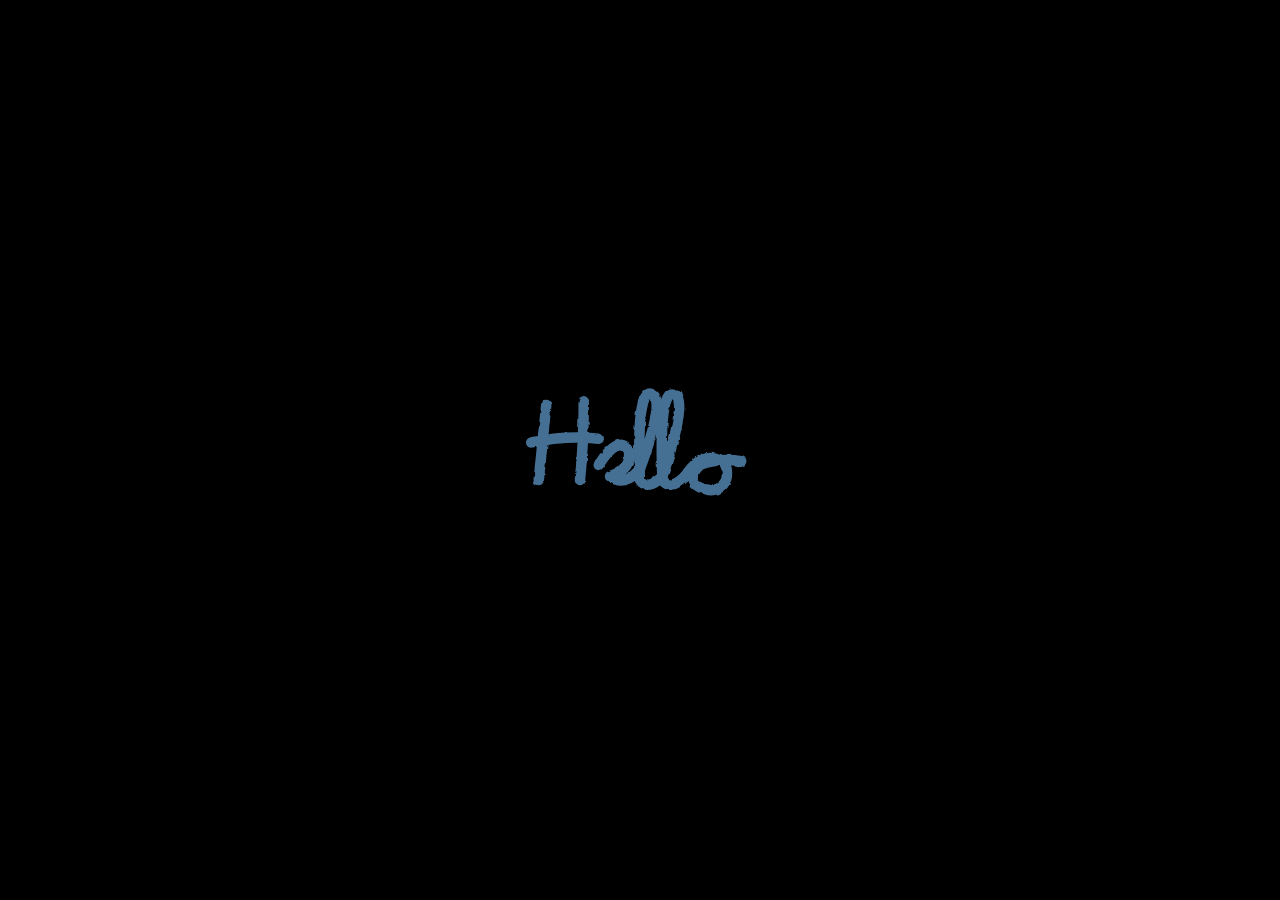
<file: intro-test.html>
<!DOCTYPE html>
<html>
<head>
<style>
  body { margin: 0; background: #000000; display: flex; justify-content: center; align-items: center; height: 100vh; overflow: hidden; }
  .intro-container {
    position: fixed;
    inset: 0;
    background: #000000;
    z-index: 9999;
    display: flex;
    justify-content: center;
    align-items: center;
    transition: opacity 0.8s ease-in-out, transform 0.8s ease-in-out;
  }
  .hello-svg {
    width: 300px;
    height: 150px;
    transform: scale(1);
    transition: transform 0.5s ease-out;
  }
  .hello-svg.scale-up {
    transform: scale(1.05);
  }
  .brush-stroke {
    fill: none;
    stroke: #457093;
    stroke-width: 14;
    stroke-linecap: round;
    stroke-linejoin: round;
    stroke-dasharray: 1000;
    stroke-dashoffset: 1000;
  }
  /* Animation sequencing */
  .h1 { animation: draw 0.3s ease-out forwards; }
  .h2 { animation: draw 0.3s ease-out 0.2s forwards; }
  .h3 { animation: draw 0.2s ease-out 0.4s forwards; }
  .e1 { animation: draw 0.4s ease-out 0.6s forwards; }
  .l1 { animation: draw 0.4s ease-out 0.9s forwards; }
  .l2 { animation: draw 0.4s ease-out 1.2s forwards; }
  .o1 { animation: draw 0.5s ease-out 1.5s forwards; }

  @keyframes draw {
    to { stroke-dashoffset: 0; }
  }
  .intro-container.fade-out {
    opacity: 0;
    pointer-events: none;
  }
</style>
</head>
<body>
  <div class="intro-container" id="introOverlay">
    <svg viewBox="0 0 350 200" class="hello-svg" id="helloSvg" xmlns="http://www.w3.org/2000/svg">
      <defs>
        <filter id="rough-brush" x="-20%" y="-20%" width="140%" height="140%">
          <feTurbulence type="fractalNoise" baseFrequency="0.08" numOctaves="3" result="noise" />
          <feDisplacementMap in="SourceGraphic" in2="noise" scale="4" xChannelSelector="R" yChannelSelector="G" />
        </filter>
      </defs>
      <g filter="url(#rough-brush)">
        <!-- H -->
        <path class="brush-stroke h1" d="M 50 40 Q 45 90 40 140" />
        <path class="brush-stroke h2" d="M 100 35 Q 100 90 95 140" />
        <path class="brush-stroke h3" d="M 30 90 Q 75 80 120 85" />
        <!-- e -->
        <path class="brush-stroke e1" d="M 120 120 Q 145 80 160 100 Q 165 125 135 135 Q 155 150 175 125" />
        <!-- l -->
        <path class="brush-stroke l1" d="M 175 125 Q 210 30 190 25 Q 170 20 175 140 Q 185 155 205 135" />
        <!-- l -->
        <path class="brush-stroke l2" d="M 205 135 Q 240 30 220 25 Q 200 20 205 140 Q 215 155 235 135" />
        <!-- o -->
        <path class="brush-stroke o1" d="M 235 135 Q 255 105 275 110 Q 295 115 290 140 Q 280 160 255 150 Q 235 140 255 120 Q 280 110 310 115" />
      </g>
    </svg>
  </div>
  <script>
    setTimeout(() => {
      document.getElementById('helloSvg').classList.add('scale-up');
    }, 2000);
    setTimeout(() => {
      document.getElementById('introOverlay').classList.add('fade-out');
    }, 2800);
  </script>
</body>
</html>
</file>
<file: css/style.css>
/* ==========================================================================
   MODERN MINIMALIST PORTFOLIO DESIGN SYSTEM
   Signature 3-Column Hero | Lime Accent | Clean Editorial Typography
   ========================================================================== */

@import url('https://fonts.googleapis.com/css2?family=Playfair+Display:ital,wght@0,400;0,500;0,600;0,700;0,800;0,900;1,400;1,600;1,700&family=Plus+Jakarta+Sans:ital,wght@0,300;0,400;0,500;0,600;0,700;0,800;1,400&family=JetBrains+Mono:wght@400;500;600&display=swap');

/* --- CSS Variables & Design Tokens --- */
:root {
  /* Color Palette */
  --bg-main: #F7F8FA;
  --bg-card: #FFFFFF;
  --bg-card-subtle: #F3F5F8;
  --bg-dark: #121316;
  --bg-dark-surface: #1B1D22;
  
  /* Primary Text & Neutrals */
  --text-primary: #111317;
  --text-secondary: #585F6D;
  --text-muted: #8B93A2;
  --text-light: #FFFFFF;
  --text-light-muted: #A0A7B5;

  /* Signature Sky Blue Accent */
  --accent-lime: #0EA5E9;
  --accent-lime-hover: #457093;
  --accent-lime-subtle: rgba(14, 165, 233, 0.12);
  --accent-lime-border: rgba(14, 165, 233, 0.35);
  --accent-lime-glow: rgba(14, 165, 233, 0.35);

  /* Status Colors */
  --status-available: #10B981;
  --status-glow: rgba(16, 185, 129, 0.35);

  /* Borders & Dividers */
  --border-light: #E7E9ED;
  --border-subtle: #EDEFF2;
  --border-dark: #2A2D35;

  /* Shadows */
  --shadow-sm: 0 2px 6px rgba(0, 0, 0, 0.02);
  --shadow-card: 0 12px 36px -8px rgba(18, 19, 22, 0.05);
  --shadow-card-hover: 0 20px 48px -10px rgba(18, 19, 22, 0.09);
  --shadow-floating: 0 16px 32px -6px rgba(0, 0, 0, 0.08);

  /* Typography */
  --font-heading: 'Playfair Display', Georgia, 'Times New Roman', serif;
  --font-body: 'Plus Jakarta Sans', -apple-system, BlinkMacSystemFont, sans-serif;
  --font-mono: 'JetBrains Mono', monospace;

  /* Layout & Sizing */
  --max-width: 1280px;
  --header-height: 80px;
  --radius-sm: 12px;
  --radius-md: 18px;
  --radius-lg: 26px;
  --radius-xl: 34px;
  --radius-full: 9999px;

  /* Transition Speeds */
  --trans-fast: 0.18s cubic-bezier(0.16, 1, 0.3, 1);
  --trans-normal: 0.3s cubic-bezier(0.16, 1, 0.3, 1);
  --trans-bounce: 0.45s cubic-bezier(0.34, 1.56, 0.64, 1);
}

/* --- Base & Reset --- */
*, *::before, *::after {
  box-sizing: border-box;
  margin: 0;
  padding: 0;
}

html {
  scroll-behavior: smooth;
  font-size: 16px;
  -webkit-font-smoothing: antialiased;
  -moz-osx-font-smoothing: grayscale;
}

body {
  font-family: var(--font-body);
  background-color: var(--bg-main);
  color: var(--text-primary);
  line-height: 1.6;
  overflow-x: hidden;
  position: relative;
}

/* Subtle background accent grid */
body::before {
  content: '';
  position: fixed;
  top: 0;
  left: 0;
  width: 100vw;
  height: 100vh;
  background-image: 
    radial-gradient(circle at 15% 20%, rgba(14, 165, 233, 0.08) 0%, transparent 40%),
    radial-gradient(circle at 85% 65%, rgba(14, 165, 233, 0.06) 0%, transparent 45%);
  pointer-events: none;
  z-index: -1;
}

a {
  color: inherit;
  text-decoration: none;
  transition: color var(--trans-fast);
}

button, input, textarea, select {
  font-family: inherit;
  font-size: inherit;
  color: inherit;
  border: none;
  outline: none;
  background: none;
}

button {
  cursor: pointer;
}

img, svg {
  display: block;
  max-width: 100%;
}

/* --- Layout Container --- */
.container {
  width: 100%;
  max-width: var(--max-width);
  margin: 0 auto;
  padding: 0 2rem;
}

.section {
  padding: 6.5rem 0;
  position: relative;
}

/* Section Headers */
.section-header {
  text-align: center;
  max-width: 680px;
  margin: 0 auto 3.5rem auto;
}

.section-tag {
  display: inline-flex;
  align-items: center;
  gap: 0.5rem;
  padding: 0.35rem 1rem;
  background-color: var(--bg-card);
  border: 1px solid var(--border-light);
  border-radius: var(--radius-full);
  font-size: 0.82rem;
  font-weight: 600;
  letter-spacing: 0.04em;
  text-transform: uppercase;
  color: var(--text-secondary);
  margin-bottom: 1rem;
  box-shadow: var(--shadow-sm);
}

.section-tag::before {
  content: '';
  width: 7px;
  height: 7px;
  border-radius: 50%;
  background-color: var(--accent-lime);
}

.section-title {
  font-family: var(--font-heading);
  font-size: 2.5rem;
  font-weight: 800;
  letter-spacing: -0.03em;
  line-height: 1.2;
  color: var(--text-primary);
  margin-bottom: 1rem;
}

.section-subtitle {
  font-size: 1.05rem;
  color: var(--text-secondary);
  line-height: 1.6;
}

/* ==========================================================================
   NAVIGATION BAR (HEADER)
   ========================================================================== */
.header {
  position: fixed;
  top: 0;
  left: 0;
  width: 100%;
  height: var(--header-height);
  z-index: 1000;
  display: flex;
  align-items: center;
  transition: all var(--trans-normal);
}

.header.scrolled {
  background-color: rgba(247, 248, 250, 0.88);
  backdrop-filter: blur(14px);
  -webkit-backdrop-filter: blur(14px);
  border-bottom: 1px solid var(--border-light);
  height: 70px;
  box-shadow: 0 4px 20px rgba(0, 0, 0, 0.03);
}

html[data-theme="dark"] .header.scrolled {
  background-color: rgba(10, 11, 14, 0.88);
  border-bottom-color: var(--border-light);
  box-shadow: 0 4px 20px rgba(0, 0, 0, 0.3);
}

.nav-wrapper {
  display: flex;
  align-items: center;
  justify-content: space-between;
  width: 100%;
}

/* Brand Logo */
.brand-logo {
  display: flex;
  align-items: center;
  gap: 0.75rem;
  font-weight: 700;
  font-size: 1.15rem;
  letter-spacing: -0.02em;
}

.brand-monogram {
  width: 40px;
  height: 40px;
  border-radius: 12px;
  background-color: var(--bg-dark);
  color: var(--accent-lime);
  display: flex;
  align-items: center;
  justify-content: center;
  font-family: var(--font-heading);
  font-weight: 800;
  font-size: 1.05rem;
  box-shadow: 0 4px 10px rgba(0, 0, 0, 0.12);
  transition: transform var(--trans-bounce);
}

.brand-logo:hover .brand-monogram {
  transform: rotate(-6deg) scale(1.05);
}

.brand-name {
  font-family: var(--font-heading);
  font-weight: 700;
  color: var(--text-primary);
}

/* Nav Menu */
.nav-menu {
  display: flex;
  align-items: center;
  list-style: none;
  gap: 2rem;
  background: var(--bg-card);
  padding: 0.55rem 1.6rem;
  border-radius: var(--radius-full);
  border: 1px solid var(--border-light);
  box-shadow: var(--shadow-sm);
}

.nav-link {
  font-size: 0.92rem;
  font-weight: 500;
  color: var(--text-secondary);
  position: relative;
  padding: 0.35rem 0.2rem;
  transition: color var(--trans-fast);
}

.nav-link:hover,
.nav-link.active {
  color: var(--text-primary);
  font-weight: 600;
}

.nav-link.active::after {
  content: '';
  position: absolute;
  bottom: -2px;
  left: 50%;
  transform: translateX(-50%);
  width: 16px;
  height: 2px;
  background-color: var(--bg-dark);
  border-radius: 2px;
}

/* Nav CTA */
.nav-cta-btn {
  display: inline-flex;
  align-items: center;
  gap: 0.65rem;
  background-color: var(--accent-lime);
  color: #FFFFFF;
  font-weight: 700;
  font-size: 0.9rem;
  padding: 0.6rem 1.25rem 0.6rem 1.4rem;
  border-radius: var(--radius-full);
  transition: all var(--trans-normal);
  border: 1px solid var(--accent-lime-border);
  box-shadow: 0 4px 14px var(--accent-lime-glow);
}

.nav-cta-btn:hover {
  background-color: var(--accent-lime-hover);
  transform: translateY(-2px);
  box-shadow: 0 6px 20px var(--accent-lime-glow);
}

.nav-cta-btn .arrow-icon {
  width: 26px;
  height: 26px;
  border-radius: 50%;
  background-color: rgba(255, 255, 255, 0.25);
  color: #FFFFFF;
  display: flex;
  align-items: center;
  justify-content: center;
  font-size: 0.75rem;
  transition: transform var(--trans-fast);
}

.nav-cta-btn:hover .arrow-icon {
  transform: translate(2px, -2px);
}

/* Mobile Hamburger Toggle */
.mobile-toggle {
  display: none;
  flex-direction: column;
  justify-content: center;
  gap: 5px;
  width: 42px;
  height: 42px;
  border-radius: 12px;
  background: var(--bg-card);
  border: 1px solid var(--border-light);
  padding: 10px;
  cursor: pointer;
}

.mobile-toggle span {
  width: 100%;
  height: 2px;
  background-color: var(--text-primary);
  border-radius: 2px;
  transition: all var(--trans-fast);
}

.mobile-toggle.active span:nth-child(1) {
  transform: translateY(7px) rotate(45deg);
}

.mobile-toggle.active span:nth-child(2) {
  opacity: 0;
}

.mobile-toggle.active span:nth-child(3) {
  transform: translateY(-7px) rotate(-45deg);
}

/* Mobile Drawer */
.mobile-drawer {
  position: fixed;
  top: 0;
  right: -100%;
  width: 80%;
  max-width: 340px;
  height: 100vh;
  background-color: var(--bg-card);
  z-index: 999;
  padding: 6rem 2rem 2.5rem 2rem;
  display: flex;
  flex-direction: column;
  justify-content: space-between;
  box-shadow: -10px 0 40px rgba(0, 0, 0, 0.1);
  transition: right var(--trans-normal);
}

.mobile-drawer.open {
  right: 0;
}

.mobile-nav-links {
  list-style: none;
  display: flex;
  flex-direction: column;
  gap: 1.5rem;
}

.mobile-nav-links a {
  font-family: var(--font-heading);
  font-size: 1.4rem;
  font-weight: 700;
  color: var(--text-primary);
}

.drawer-overlay {
  position: fixed;
  top: 0;
  left: 0;
  width: 100vw;
  height: 100vh;
  background: rgba(18, 19, 22, 0.4);
  backdrop-filter: blur(4px);
  z-index: 998;
  opacity: 0;
  pointer-events: none;
  transition: opacity var(--trans-normal);
}

.drawer-overlay.active {
  opacity: 1;
  pointer-events: auto;
}

/* ==========================================================================
   HERO SECTION (THREE-COLUMN SIGNATURE COMPOSITION)
   ========================================================================== */
.hero-section {
  padding-top: calc(var(--header-height) + 2.5rem);
  padding-bottom: 5rem;
  min-height: calc(100vh - 40px);
  display: flex;
  align-items: center;
  position: relative;
  background-image: 
    linear-gradient(135deg, rgba(247, 248, 250, 0.9) 0%, rgba(247, 248, 250, 0.8) 50%, rgba(240, 249, 255, 0.88) 100%),
    url('../assets/hero_bg.jpg');
  background-size: cover;
  background-position: center center;
  background-repeat: no-repeat;
  background-attachment: scroll;
}

.hero-grid {
  display: grid;
  grid-template-columns: 1.15fr 1fr 0.95fr;
  gap: 2.2rem;
  align-items: center;
  width: 100%;
}

/* --- Left Column: Intro & Headline --- */
.hero-left {
  display: flex;
  flex-direction: column;
  align-items: flex-start;
}

.hero-greeting-badge {
  display: inline-flex;
  align-items: center;
  gap: 0.5rem;
  background: var(--bg-card);
  border: 1px solid var(--border-light);
  padding: 0.4rem 1rem;
  border-radius: var(--radius-full);
  font-size: 0.88rem;
  font-weight: 600;
  color: var(--text-secondary);
  margin-bottom: 1.25rem;
  box-shadow: var(--shadow-sm);
}

.hero-greeting-badge .pulse-dot {
  width: 8px;
  height: 8px;
  border-radius: 50%;
  background-color: var(--accent-lime);
  box-shadow: 0 0 0 3px rgba(14, 165, 233, 0.35);
}

.hero-name-title {
  font-family: var(--font-heading);
  font-size: 3.6rem;
  font-weight: 800;
  line-height: 1.05;
  letter-spacing: -0.04em;
  color: var(--text-primary);
  margin-bottom: 0.4rem;
}

.hero-role-title {
  font-family: var(--font-heading);
  font-size: 1.55rem;
  font-weight: 600;
  color: var(--text-secondary);
  letter-spacing: -0.02em;
  margin-bottom: 1.25rem;
  position: relative;
  display: inline-block;
}

.hero-role-title .highlight-line {
  position: absolute;
  bottom: 0px;
  left: 0;
  width: 100%;
  height: 8px;
  background-color: var(--accent-lime-subtle);
  border-radius: 4px;
  z-index: -1;
}

.hero-description {
  font-size: 1.05rem;
  color: var(--text-secondary);
  line-height: 1.65;
  margin-bottom: 2.2rem;
  max-width: 440px;
}

.hero-actions {
  display: flex;
  align-items: center;
  gap: 1rem;
  flex-wrap: wrap;
}

.btn-primary {
  display: inline-flex;
  align-items: center;
  gap: 0.65rem;
  background-color: var(--bg-dark);
  color: var(--text-light);
  font-weight: 600;
  font-size: 0.95rem;
  padding: 0.85rem 1.65rem;
  border-radius: var(--radius-full);
  transition: all var(--trans-normal);
  box-shadow: 0 6px 20px rgba(18, 19, 22, 0.15);
}

.btn-primary:hover {
  background-color: #000000;
  transform: translateY(-2px);
  box-shadow: 0 10px 28px rgba(18, 19, 22, 0.22);
}

.btn-primary .btn-circle-icon {
  width: 24px;
  height: 24px;
  border-radius: 50%;
  background-color: rgba(255, 255, 255, 0.15);
  display: flex;
  align-items: center;
  justify-content: center;
  font-size: 0.75rem;
  transition: transform var(--trans-fast);
}

.btn-primary:hover .btn-circle-icon {
  transform: translate(2px, -2px);
}

.btn-secondary {
  display: inline-flex;
  align-items: center;
  gap: 0.65rem;
  background-color: var(--accent-lime);
  color: #FFFFFF;
  font-weight: 700;
  font-size: 0.95rem;
  padding: 0.85rem 1.65rem;
  border-radius: var(--radius-full);
  transition: all var(--trans-normal);
  border: 1px solid var(--accent-lime-border);
  box-shadow: 0 6px 20px var(--accent-lime-glow);
}

.btn-secondary:hover {
  background-color: var(--accent-lime-hover);
  transform: translateY(-2px);
  box-shadow: 0 10px 28px var(--accent-lime-glow);
}

.btn-secondary .btn-circle-icon {
  width: 24px;
  height: 24px;
  border-radius: 50%;
  background-color: rgba(255, 255, 255, 0.25);
  color: #FFFFFF;
  display: flex;
  align-items: center;
  justify-content: center;
  font-size: 0.75rem;
  transition: transform var(--trans-fast);
}

.btn-secondary:hover .btn-circle-icon {
  transform: translate(2px, -2px);
}

/* --- Center Column: Rounded Profile Card --- */
.hero-center {
  display: flex;
  justify-content: center;
  position: relative;
}

.profile-card-container {
  width: 100%;
  max-width: 370px;
  background: var(--bg-card);
  border-radius: var(--radius-xl);
  padding: 1.25rem;
  border: 1px solid var(--border-light);
  box-shadow: var(--shadow-card);
  position: relative;
  transition: transform var(--trans-normal), box-shadow var(--trans-normal);
}

.profile-card-container:hover {
  transform: translateY(-4px);
  box-shadow: var(--shadow-card-hover);
}

.profile-image-frame {
  position: relative;
  width: 100%;
  height: 400px;
  border-radius: var(--radius-lg);
  overflow: hidden;
  background: radial-gradient(circle at 50% 35%, #FFFFFF 0%, #F1F5F9 55%, #E2E8F0 100%);
  display: flex;
  align-items: flex-end;
  justify-content: center;
}

.profile-photo {
  width: 100%;
  height: 100%;
  object-fit: cover;
  object-position: center top;
  transition: transform 0.5s ease, filter 0.5s ease;
  filter: drop-shadow(0 12px 28px rgba(0, 0, 0, 0.1));
}

.profile-card-container:hover .profile-photo {
  transform: scale(1.04);
  filter: drop-shadow(0 16px 36px rgba(14, 165, 233, 0.2));
}

/* Vertical Social Dock on Right Side of Card */
.profile-social-dock {
  position: absolute;
  right: 14px;
  top: 50%;
  transform: translateY(-50%);
  display: flex;
  flex-direction: column;
  gap: 0.65rem;
  z-index: 10;
}

.social-circle-btn {
  width: 40px;
  height: 40px;
  border-radius: 50%;
  background: rgba(255, 255, 255, 0.92);
  backdrop-filter: blur(8px);
  border: 1px solid rgba(255, 255, 255, 0.85);
  display: flex;
  align-items: center;
  justify-content: center;
  color: var(--text-primary);
  box-shadow: 0 4px 12px rgba(0, 0, 0, 0.08);
  transition: all var(--trans-bounce);
}

.social-circle-btn svg {
  width: 18px;
  height: 18px;
  transition: transform var(--trans-fast);
}

.social-circle-btn:hover {
  background-color: var(--bg-dark);
  color: var(--accent-lime);
  transform: scale(1.12) translateX(-2px);
  box-shadow: 0 6px 16px rgba(0, 0, 0, 0.2);
}

/* Status Indicator Pill */
.profile-status-bar {
  margin-top: 1.1rem;
  display: flex;
  align-items: center;
  justify-content: center;
  gap: 0.65rem;
  background-color: var(--bg-card-subtle);
  padding: 0.6rem 1rem;
  border-radius: var(--radius-full);
  border: 1px solid var(--border-subtle);
}

.status-dot {
  width: 9px;
  height: 9px;
  border-radius: 50%;
  background-color: var(--status-available);
  position: relative;
}

.status-dot::after {
  content: '';
  position: absolute;
  top: -3px;
  left: -3px;
  width: 15px;
  height: 15px;
  border-radius: 50%;
  background-color: var(--status-glow);
  animation: pulseStatus 2s infinite ease-out;
}

@keyframes pulseStatus {
  0% { transform: scale(0.6); opacity: 1; }
  100% { transform: scale(1.8); opacity: 0; }
}

.status-text {
  font-size: 0.84rem;
  font-weight: 600;
  color: var(--text-secondary);
}

/* --- Right Column: Interactive 3D Character & Tech Animation Card --- */
.hero-right {
  display: flex;
  flex-direction: column;
}

.character-card,
.tech-animation-card {
  background: var(--bg-card);
  border-radius: var(--radius-xl);
  padding: 1.25rem;
  border: 1px solid var(--border-light);
  box-shadow: 0 10px 30px rgba(14, 165, 233, 0.08), var(--shadow-card);
  position: relative;
  overflow: hidden;
  transition: transform var(--trans-normal), box-shadow var(--trans-normal), border-color var(--trans-normal);
}

.character-card:hover,
.tech-animation-card:hover {
  transform: translateY(-4px);
  box-shadow: 0 16px 36px rgba(14, 165, 233, 0.22), 0 0 20px rgba(56, 189, 248, 0.18);
  border-color: rgba(56, 189, 248, 0.35);
}

/* 3D Character Stage */
.character-stage {
  position: relative;
  width: 100%;
  aspect-ratio: 16 / 9;
  border-radius: var(--radius-lg);
  overflow: hidden;
  background: #000000;
  display: flex;
  align-items: center;
  justify-content: center;
  cursor: pointer;
  border: 1px solid rgba(56, 189, 248, 0.22);
  box-shadow: inset 0 0 30px rgba(14, 165, 233, 0.15), 0 8px 24px rgba(14, 165, 233, 0.16);
  animation: characterFloat 4.8s ease-in-out infinite;
  transition: transform 0.4s cubic-bezier(0.16, 1, 0.3, 1), box-shadow 0.4s ease, border-color 0.4s ease;
  user-select: none;
  -webkit-user-select: none;
  outline: none;
}

.character-stage:focus-visible {
  outline: 2px solid var(--accent-lime);
  outline-offset: 3px;
}

.character-stage:hover {
  border-color: rgba(56, 189, 248, 0.55);
  box-shadow: inset 0 0 40px rgba(14, 165, 233, 0.28), 0 14px 34px rgba(14, 165, 233, 0.35);
}

.character-stage.is-playing {
  animation: none; /* Keep steady while playing to ensure crisp focus */
}

@keyframes characterFloat {
  0%, 100% {
    transform: translateY(0);
  }
  50% {
    transform: translateY(-7px);
  }
}

.character-canvas {
  width: 100%;
  height: 100%;
  object-fit: contain;
  display: block;
  background: transparent;
  transition: transform 0.35s ease, filter 0.35s ease;
}

.character-stage:hover .character-canvas {
  transform: scale(1.02);
  filter: drop-shadow(0 0 16px rgba(56, 189, 248, 0.45));
}

/* Click to play / replay badge */
.character-play-badge {
  position: absolute;
  bottom: 14px;
  right: 14px;
  background: rgba(11, 15, 23, 0.82);
  backdrop-filter: blur(12px);
  -webkit-backdrop-filter: blur(12px);
  border: 1px solid rgba(56, 189, 248, 0.45);
  color: #38BDF8;
  padding: 0.42rem 0.95rem;
  border-radius: var(--radius-full);
  font-family: var(--font-mono);
  font-size: 0.76rem;
  font-weight: 700;
  letter-spacing: 0.04em;
  display: flex;
  align-items: center;
  gap: 0.5rem;
  box-shadow: 0 4px 16px rgba(0, 0, 0, 0.4), 0 0 14px rgba(14, 165, 233, 0.3);
  pointer-events: none;
  transition: opacity 0.3s ease, transform 0.3s ease;
  z-index: 10;
}

.character-play-badge .badge-icon {
  font-size: 0.72rem;
  display: inline-block;
  transition: transform 0.3s ease;
}

.character-stage:hover .character-play-badge {
  background: rgba(14, 165, 233, 0.9);
  color: #FFFFFF;
  border-color: #FFFFFF;
  transform: translateY(-2px);
}

.character-play-badge.is-hidden {
  opacity: 0;
  pointer-events: none;
  transform: scale(0.9) translateY(4px);
}

/* Character Status Footer Bar */
.character-status-bar {
  margin-top: 1.1rem;
  display: flex;
  align-items: center;
  justify-content: space-between;
  background-color: var(--bg-card-subtle);
  padding: 0.6rem 1.1rem;
  border-radius: var(--radius-full);
  border: 1px solid var(--border-subtle);
}

.character-status-info {
  display: flex;
  align-items: center;
  gap: 0.55rem;
}

.character-status-bar .status-indicator-dot {
  width: 8px;
  height: 8px;
  border-radius: 50%;
  background-color: var(--accent-lime);
  box-shadow: 0 0 0 3px rgba(14, 165, 233, 0.35);
  transition: background-color 0.3s ease, box-shadow 0.3s ease;
}

.character-status-bar .status-indicator-dot.status-playing {
  background-color: #10B981;
  box-shadow: 0 0 0 3px rgba(16, 185, 129, 0.35);
  animation: pulsePlaying 1s infinite ease-in-out;
}

@keyframes pulsePlaying {
  0%, 100% {
    transform: scale(1);
    opacity: 1;
  }
  50% {
    transform: scale(1.3);
    opacity: 0.75;
  }
}

.character-status-bar .status-indicator-text {
  font-family: var(--font-mono);
  font-size: 0.76rem;
  font-weight: 600;
  letter-spacing: 0.05em;
  color: var(--text-secondary);
}

.character-replay-hint {
  font-family: var(--font-mono);
  font-size: 0.72rem;
  font-weight: 700;
  color: var(--accent-lime);
  background: rgba(14, 165, 233, 0.1);
  padding: 0.2rem 0.6rem;
  border-radius: var(--radius-full);
  letter-spacing: 0.03em;
  transition: all 0.2s ease;
}

.character-stage:hover ~ .character-status-bar .character-replay-hint {
  background: rgba(14, 165, 233, 0.2);
  color: #0284C7;
}

.tech-hud-stage {
  position: relative;
  width: 100%;
  height: 400px;
  border-radius: var(--radius-lg);
  overflow: hidden;
  background: radial-gradient(circle at 30% 50%, rgba(56, 189, 248, 0.12) 0%, #F5F7FA 75%);
  display: flex;
  align-items: center;
  justify-content: center;
}

.tech-hud-img {
  width: 100%;
  height: 100%;
  object-fit: cover;
  object-position: center;
  transition: transform 0.6s cubic-bezier(0.16, 1, 0.3, 1), filter 0.6s ease;
  filter: drop-shadow(0 8px 24px rgba(14, 165, 233, 0.2));
  animation: hudLevitate 5s ease-in-out infinite;
}

.tech-animation-card:hover .tech-hud-img {
  transform: scale(1.05);
  filter: drop-shadow(0 12px 32px rgba(14, 165, 233, 0.35));
}

@keyframes hudLevitate {
  0%, 100% {
    transform: translateY(0) rotate(0deg);
  }
  50% {
    transform: translateY(-6px) rotate(0.5deg);
  }
}

/* Core Glow in Portal Center */
.hud-core-glow {
  position: absolute;
  top: 50%;
  left: 28%;
  transform: translate(-50%, -50%);
  width: 140px;
  height: 140px;
  border-radius: 50%;
  background: radial-gradient(circle, rgba(56, 189, 248, 0.7) 0%, rgba(14, 165, 233, 0.3) 45%, transparent 70%);
  filter: blur(14px);
  pointer-events: none;
  z-index: 2;
  animation: portalPulse 3s infinite ease-in-out;
}

@keyframes portalPulse {
  0%, 100% {
    opacity: 0.55;
    transform: translate(-50%, -50%) scale(0.85);
  }
  50% {
    opacity: 1;
    transform: translate(-50%, -50%) scale(1.25);
  }
}

/* Horizontal Beam Light Stream */
.hud-beam-pulse {
  position: absolute;
  top: 48%;
  left: 26%;
  width: 65%;
  height: 6px;
  background: linear-gradient(90deg, rgba(255, 255, 255, 0.95) 0%, rgba(56, 189, 248, 0.9) 40%, transparent 100%);
  filter: blur(2px);
  border-radius: 999px;
  box-shadow: 0 0 16px rgba(56, 189, 248, 0.85);
  pointer-events: none;
  z-index: 3;
  animation: beamFlash 2.5s infinite ease-in-out;
}

@keyframes beamFlash {
  0%, 100% {
    opacity: 0.4;
    transform: scaleX(0.7);
  }
  50% {
    opacity: 1;
    transform: scaleX(1.15);
  }
}

/* Circuit Sparks */
.circuit-spark {
  position: absolute;
  width: 6px;
  height: 6px;
  border-radius: 50%;
  background: #FFFFFF;
  box-shadow: 0 0 10px #38BDF8, 0 0 20px #0EA5E9;
  pointer-events: none;
  z-index: 4;
}

.spark-1 {
  top: 38%;
  left: 65%;
  animation: sparkBlink 2.2s infinite ease-in-out;
}

.spark-2 {
  top: 54%;
  left: 82%;
  animation: sparkBlink 3.1s infinite 0.7s ease-in-out;
}

.spark-3 {
  top: 68%;
  left: 56%;
  animation: sparkBlink 2.7s infinite 1.3s ease-in-out;
}

@keyframes sparkBlink {
  0%, 100% { opacity: 0.2; transform: scale(0.6); }
  50% { opacity: 1; transform: scale(1.6); }
}

/* Hologram Scanner Line */
.hud-scanner-bar {
  position: absolute;
  top: 0;
  left: 0;
  width: 100%;
  height: 2px;
  background: linear-gradient(90deg, transparent 0%, rgba(56, 189, 248, 0.85) 50%, transparent 100%);
  opacity: 0.6;
  pointer-events: none;
  z-index: 5;
  animation: scanSweep 4s infinite linear;
}

@keyframes scanSweep {
  0% { top: 0%; opacity: 0; }
  10% { opacity: 0.75; }
  90% { opacity: 0.75; }
  100% { top: 100%; opacity: 0; }
}

/* Terminal Footer */
.tech-hud-footer {
  margin-top: 1.1rem;
  display: flex;
  align-items: center;
  justify-content: space-between;
  background-color: var(--bg-card-subtle);
  padding: 0.6rem 1.1rem;
  border-radius: var(--radius-full);
  border: 1px solid var(--border-subtle);
}

.hud-status-badge {
  display: flex;
  align-items: center;
  gap: 0.55rem;
}

.hud-live-indicator {
  width: 8px;
  height: 8px;
  border-radius: 50%;
  background-color: var(--accent-lime);
  box-shadow: 0 0 0 3px rgba(14, 165, 233, 0.35);
}

.hud-mono-text {
  font-family: var(--font-mono);
  font-size: 0.76rem;
  font-weight: 600;
  letter-spacing: 0.05em;
  color: var(--text-secondary);
}

.hud-version-tag {
  font-family: var(--font-mono);
  font-size: 0.72rem;
  font-weight: 700;
  color: var(--accent-lime);
  background: rgba(14, 165, 233, 0.1);
  padding: 0.2rem 0.6rem;
  border-radius: var(--radius-full);
}

/* ==========================================================================
   ABOUT & EDUCATION SECTION
   ========================================================================== */
.about-section {
  background-color: var(--bg-card);
  border-top: 1px solid var(--border-light);
  border-bottom: 1px solid var(--border-light);
}

.about-section .container {
  max-width: 1360px;
}

.about-grid {
  display: grid;
  grid-template-columns: 24% 1.35fr 1.05fr;
  gap: 2.4rem;
  align-items: start;
}

/* ==========================================================================
   ABOUT 3D ROBOT COMPANION
   ========================================================================== */
.about-robot-stage {
  display: flex;
  flex-direction: column;
  align-items: center;
  justify-content: center;
  position: relative;
  width: 100%;
  min-height: 540px;
}

.robot-canvas-wrapper {
  position: relative;
  width: 100%;
  max-width: 340px;
  height: 540px;
  display: flex;
  align-items: center;
  justify-content: center;
  cursor: pointer;
  user-select: none;
}

#robotCanvas {
  width: 100% !important;
  height: 100% !important;
  display: block;
  outline: none;
  filter: drop-shadow(0 20px 40px rgba(0, 0, 0, 0.45));
  transition: transform 0.4s cubic-bezier(0.16, 1, 0.3, 1);
}

.robot-canvas-wrapper:hover #robotCanvas {
  transform: scale(1.02);
}



.about-narrative {
  display: flex;
  flex-direction: column;
}

.about-lead {
  font-family: var(--font-heading);
  font-size: 1.55rem;
  font-weight: 700;
  line-height: 1.35;
  color: var(--text-primary);
  margin-bottom: 1.5rem;
  letter-spacing: -0.02em;
}

.about-lead span.highlight {
  background: linear-gradient(120deg, var(--accent-lime-subtle) 0%, var(--accent-lime-subtle) 100%);
  padding: 0 4px;
  border-radius: 4px;
}

.about-paragraphs {
  display: flex;
  flex-direction: column;
  gap: 1rem;
  color: var(--text-secondary);
  font-size: 1.02rem;
  line-height: 1.7;
  margin-bottom: 2rem;
}

.about-focus-pills {
  display: flex;
  flex-wrap: wrap;
  gap: 0.75rem;
  margin-bottom: 2rem;
}

.focus-pill {
  display: inline-flex;
  align-items: center;
  gap: 0.5rem;
  background-color: var(--bg-main);
  border: 1px solid var(--border-light);
  padding: 0.5rem 1rem;
  border-radius: var(--radius-full);
  font-size: 0.88rem;
  font-weight: 600;
  color: var(--text-primary);
}

.focus-pill svg {
  color: #111317;
}

.about-actions {
  display: flex;
  gap: 1rem;
}

/* Education Timeline Card */
.education-card {
  background: var(--bg-main);
  border-radius: var(--radius-xl);
  padding: 2.2rem;
  border: 1px solid var(--border-light);
}

.edu-header {
  display: flex;
  align-items: center;
  gap: 0.75rem;
  margin-bottom: 1.8rem;
  padding-bottom: 1rem;
  border-bottom: 1px solid var(--border-light);
}

.edu-header-icon {
  width: 38px;
  height: 38px;
  border-radius: 12px;
  background-color: var(--bg-card);
  border: 1px solid var(--border-light);
  color: var(--accent-lime);
  display: flex;
  align-items: center;
  justify-content: center;
  box-shadow: var(--shadow-sm);
}

.edu-header-title {
  font-family: var(--font-heading);
  font-size: 1.25rem;
  font-weight: 700;
}

.timeline {
  display: flex;
  flex-direction: column;
  gap: 2rem;
  position: relative;
}

.timeline::before {
  content: '';
  position: absolute;
  top: 10px;
  bottom: 10px;
  left: 17px;
  width: 2px;
  background-color: var(--border-light);
  z-index: 0;
}

.timeline-progress-line {
  position: absolute;
  top: 10px;
  left: 16px;
  width: 4px;
  height: 0%;
  background: linear-gradient(180deg, #121316 0%, #457093 100%);
  z-index: 1;
  border-radius: 4px;
  box-shadow: 0 0 12px rgba(69, 112, 147, 0.5);
  transition: height 0.15s ease-out;
  pointer-events: none;
}

.timeline-item {
  display: flex;
  gap: 1.25rem;
  position: relative;
}

.timeline-marker {
  width: 36px;
  height: 36px;
  border-radius: 50%;
  background: var(--bg-card);
  border: 2px solid var(--border-light);
  display: flex;
  align-items: center;
  justify-content: center;
  flex-shrink: 0;
  z-index: 2;
  box-shadow: 0 0 0 4px var(--bg-main);
  transition: all 0.4s cubic-bezier(0.34, 1.56, 0.64, 1);
  position: relative;
}

.timeline-marker::after {
  content: '';
  width: 10px;
  height: 10px;
  border-radius: 50%;
  background-color: var(--border-light);
  transition: all 0.35s cubic-bezier(0.34, 1.56, 0.64, 1);
}

/* Active Line Connected Marker */
.timeline-item.active-marker .timeline-marker {
  border-color: var(--accent-lime);
  background-color: #FFFFFF;
  box-shadow: 0 0 0 4px var(--bg-main), 0 0 0 7px rgba(14, 165, 233, 0.28), 0 6px 16px rgba(14, 165, 233, 0.18);
  transform: scale(1.1);
}

.timeline-item.active-marker .timeline-marker::after {
  background-color: #457093;
  transform: scale(1.3);
  box-shadow: 0 0 8px #457093;
}

.timeline-item.active-marker .timeline-marker::before {
  content: '';
  position: absolute;
  top: -4px;
  left: -4px;
  right: -4px;
  bottom: -4px;
  border-radius: 50%;
  border: 2px solid var(--accent-lime);
  opacity: 0;
  animation: markerRipple 2.2s infinite ease-out;
}

@keyframes markerRipple {
  0% { transform: scale(0.9); opacity: 0.9; }
  50% { opacity: 0.4; }
  100% { transform: scale(1.6); opacity: 0; }
}

.timeline-content {
  background: var(--bg-card);
  border: 1px solid var(--border-light);
  border-radius: var(--radius-lg);
  padding: 1.4rem 1.6rem;
  flex-grow: 1;
  box-shadow: var(--shadow-sm);
  transition: transform var(--trans-fast);
}

.timeline-content:hover {
  transform: translateX(4px);
}

.timeline-period {
  display: inline-block;
  font-size: 0.76rem;
  font-weight: 700;
  text-transform: uppercase;
  color: var(--text-muted);
  letter-spacing: 0.05em;
  margin-bottom: 0.35rem;
}

.timeline-title {
  font-family: var(--font-heading);
  font-size: 1.1rem;
  font-weight: 700;
  color: var(--text-primary);
  margin-bottom: 0.25rem;
}

.timeline-institute {
  font-size: 0.92rem;
  font-weight: 600;
  color: var(--text-secondary);
  margin-bottom: 0.75rem;
}

.timeline-badge {
  display: inline-flex;
  align-items: center;
  gap: 0.4rem;
  background-color: var(--accent-lime-subtle);
  border: 1px solid var(--accent-lime-border);
  color:#457093;
  font-size: 0.8rem;
  font-weight: 700;
  padding: 0.25rem 0.75rem;
  border-radius: var(--radius-full);
}

/* ==========================================================================
   SKILLS SECTION (CATEGORIZED MATRIX)
   ========================================================================== */

/* Skills section needs a stacking context for the canvas bg */
.skills-section {
  position: relative;
  overflow: hidden;
  isolation: isolate;
}

/* Full-bleed background animation canvas */
.skills-bg-canvas {
  position: absolute;
  inset: 0;
  width: 100%;
  height: 100%;
  pointer-events: none;
  z-index: 0;
  opacity: 0.55;
  filter: saturate(0.6) brightness(1.05);
  border-radius: 0;
  /* Scale to cover the entire section from center */
  object-fit: cover;
}

html[data-theme="dark"] .skills-bg-canvas {
  opacity: 0.75;
  filter: saturate(0.8) brightness(0.75);
}

/* Thin edge fade — only at the very top and bottom to blend into adjacent sections.
   Much reduced from before so the center of the canvas shows through clearly. */
.skills-bg-overlay {
  position: absolute;
  inset: 0;
  background:
    linear-gradient(180deg,
      var(--bg-main) 0%,
      transparent 10%,
      transparent 90%,
      var(--bg-main) 100%
    );
  pointer-events: none;
  z-index: 1;
}

/* All skill content must sit above the canvas layers */
.skills-section .container {
  position: relative;
  z-index: 2;
}

.skills-grid {
  display: grid;
  grid-template-columns: repeat(auto-fit, minmax(240px, 1fr));
  gap: 1.5rem;
}

.skill-category-card {
  background: var(--bg-card);
  border-radius: var(--radius-xl);
  padding: 1.8rem;
  border: 1px solid var(--border-light);
  box-shadow: var(--shadow-sm);
  transition: all var(--trans-normal);
  display: flex;
  flex-direction: column;
}

.skill-category-card:hover {
  transform: translateY(-5px);
  border-color: var(--border-dark);
  box-shadow: var(--shadow-card-hover);
}

.skill-card-top {
  display: flex;
  align-items: center;
  gap: 0.85rem;
  margin-bottom: 1.4rem;
}

.skill-icon-badge {
  width: 44px;
  height: 44px;
  border-radius: 14px;
  background-color: var(--bg-card-subtle);
  border: 1px solid var(--border-light);
  color: var(--accent-lime);
  display: flex;
  align-items: center;
  justify-content: center;
  flex-shrink: 0;
  box-shadow: var(--shadow-sm);
  transition: all var(--trans-fast);
}

.skill-category-card:hover .skill-icon-badge {
  background-color: #FFFFFF;
  border-color: var(--accent-lime-border);
  box-shadow: 0 4px 14px rgba(14, 165, 233, 0.15);
}

.skill-category-name {
  font-family: var(--font-heading);
  font-size: 1.15rem;
  font-weight: 700;
  color: var(--text-primary);
}

.skill-pills-list {
  display: flex;
  flex-wrap: wrap;
  gap: 0.65rem;
  list-style: none;
}

.skill-pill {
  background: var(--bg-card-subtle);
  border: 1px solid var(--border-subtle);
  padding: 0.45rem 0.95rem;
  border-radius: var(--radius-full);
  font-size: 0.88rem;
  font-weight: 600;
  color: var(--text-primary);
  transition: all var(--trans-fast);
}

.skill-category-card:hover .skill-pill {
  background: #FFFFFF;
  border-color: var(--border-light);
}

.skill-pill:hover {
  background: var(--accent-lime) !important;
  color: var(--bg-dark);
  border-color: var(--accent-lime) !important;
  transform: translateY(-2px);
}

/* ==========================================================================
   PROJECTS SHOWCASE SECTION
   ========================================================================== */
.projects-grid {
  display: grid;
  grid-template-columns: repeat(auto-fit, minmax(320px, 1fr));
  gap: 2.2rem;
}


.project-card {
  background: var(--bg-card);
  border-radius: var(--radius-xl);
  padding: 2.2rem;
  border: 1px solid var(--border-light);
  box-shadow: var(--shadow-card);
  display: flex;
  flex-direction: column;
  justify-content: space-between;
  transition: all var(--trans-normal);
  position: relative;
  overflow: hidden;
}

.project-card::before {
  content: '';
  position: absolute;
  top: 0;
  left: 0;
  width: 100%;
  height: 4px;
  background-color: var(--border-light);
  transition: background-color var(--trans-normal);
}

.project-card:hover {
  transform: translateY(-6px);
  box-shadow: var(--shadow-card-hover);
  border-color: var(--border-dark);
}

.project-card:hover::before {
  background-color: var(--accent-lime);
}

.project-meta-bar {
  display: flex;
  align-items: center;
  justify-content: space-between;
  margin-bottom: 1.25rem;
}

.project-tag {
  font-size: 0.78rem;
  font-weight: 700;
  text-transform: uppercase;
  letter-spacing: 0.05em;
  color: var(--text-muted);
}

.project-indicator {
  width: 32px;
  height: 32px;
  border-radius: 50%;
  background: var(--bg-card-subtle);
  display: flex;
  align-items: center;
  justify-content: center;
  color: var(--text-primary);
  transition: all var(--trans-fast);
}

.project-card:hover .project-indicator {
  background: var(--accent-lime);
  color: var(--bg-dark);
  transform: rotate(45deg);
}

.project-title {
  font-family: var(--font-heading);
  font-size: 1.55rem;
  font-weight: 800;
  letter-spacing: -0.02em;
  color: var(--text-primary);
  margin-bottom: 1rem;
  line-height: 1.25;
}

.project-description {
  color: var(--text-secondary);
  font-size: 0.98rem;
  line-height: 1.65;
  margin-bottom: 1.8rem;
  flex-grow: 1;
}

.project-tech-stack {
  display: flex;
  flex-wrap: wrap;
  gap: 0.5rem;
  margin-bottom: 1.8rem;
}

.tech-badge {
  background-color: var(--bg-main);
  border: 1px solid var(--border-light);
  padding: 0.3rem 0.75rem;
  border-radius: var(--radius-sm);
  font-size: 0.8rem;
  font-weight: 600;
  color: var(--text-secondary);
}

.project-card-footer {
  display: flex;
  align-items: center;
  justify-content: space-between;
  padding-top: 1.25rem;
  border-top: 1px solid var(--border-subtle);
}

.project-view-btn {
  display: inline-flex;
  align-items: center;
  gap: 0.5rem;
  font-size: 0.92rem;
  font-weight: 700;
  color: var(--text-primary);
  transition: gap var(--trans-fast);
}

.project-view-btn:hover {
  gap: 0.75rem;
  color: #000;
}

.project-links {
  display: flex;
  gap: 0.5rem;
}

.project-link-btn {
  width: 36px;
  height: 36px;
  border-radius: 50%;
  background: var(--bg-main);
  border: 1px solid var(--border-light);
  display: flex;
  align-items: center;
  justify-content: center;
  color: var(--text-primary);
  transition: all var(--trans-fast);
}

.project-link-btn:hover {
  background: var(--accent-lime-subtle);
  color: var(--accent-lime);
  border-color: var(--accent-lime-border);
  transform: translateY(-2px);
}

/* ==========================================================================
   CERTIFICATIONS SECTION
   ========================================================================== */
.certifications-grid {
  display: grid;
  grid-template-columns: repeat(auto-fit, minmax(320px, 1fr));
  gap: 1.8rem;
}

.cert-card {
  background: var(--bg-card);
  border-radius: var(--radius-xl);
  padding: 2rem;
  border: 1px solid var(--border-light);
  box-shadow: var(--shadow-sm);
  display: flex;
  flex-direction: column;
  justify-content: space-between;
  transition: all var(--trans-normal);
  position: relative;
}

.cert-card:hover {
  transform: translateY(-5px);
  box-shadow: var(--shadow-card-hover);
  border-color: var(--border-dark);
}

.cert-top-row {
  display: flex;
  align-items: flex-start;
  justify-content: space-between;
  margin-bottom: 1.25rem;
}

.cert-issuer-badge {
  display: inline-flex;
  align-items: center;
  gap: 0.4rem;
  background-color: var(--bg-card-subtle);
  color: var(--text-primary);
  border: 1px solid var(--border-light);
  font-size: 0.78rem;
  font-weight: 700;
  letter-spacing: 0.04em;
  padding: 0.35rem 0.85rem;
  border-radius: var(--radius-full);
}

.cert-issuer-badge.nptel {
  background-color: #F0F9FF;
  color: #0369A1;
  border-color: rgba(14, 165, 233, 0.25);
}

.cert-issuer-badge.uniathena {
  background-color: #F0F9FF;
  color: #0369A1;
  border-color: rgba(14, 165, 233, 0.25);
}

.cert-verified-icon {
  width: 32px;
  height: 32px;
  border-radius: 50%;
  background-color: var(--accent-lime-subtle);
  border: 1px solid var(--accent-lime-border);
  display: flex;
  align-items: center;
  justify-content: center;
  color: #0284C7;
}

.cert-title {
  font-family: var(--font-heading);
  font-size: 1.25rem;
  font-weight: 700;
  color: var(--text-primary);
  line-height: 1.35;
  margin-bottom: 0.5rem;
}

.cert-org-name {
  font-size: 0.9rem;
  color: var(--text-secondary);
  margin-bottom: 1.25rem;
}

.cert-status-tag {
  display: inline-flex;
  align-items: center;
  gap: 0.45rem;
  background-color: #FEF9C3;
  color: #854D0E;
  border: 1px solid #FEF08A;
  font-size: 0.8rem;
  font-weight: 700;
  padding: 0.3rem 0.8rem;
  border-radius: var(--radius-full);
  margin-bottom: 1.5rem;
  align-self: flex-start;
}

.cert-status-tag.verified-badge {
  background-color: var(--accent-lime-subtle);
  color: #2D3D00;
  border-color: var(--accent-lime-border);
}

.cert-card-bottom {
  padding-top: 1rem;
  border-top: 1px solid var(--border-subtle);
  display: flex;
  align-items: center;
  justify-content: space-between;
}

.cert-btn {
  display: inline-flex;
  align-items: center;
  gap: 0.4rem;
  font-size: 0.85rem;
  font-weight: 600;
  color: var(--text-secondary);
  transition: color var(--trans-fast);
}

.cert-btn:hover {
  color: var(--text-primary);
}

/* ==========================================================================
   CONTACT SECTION
   ========================================================================== */
.contact-section {
  position: relative;
}

.contact-card-wrapper {
  background: var(--bg-dark);
  border-radius: var(--radius-xl);
  padding: 4rem 3.5rem;
  color: var(--text-light);
  box-shadow: 0 24px 60px -12px rgba(18, 19, 22, 0.3);
  position: relative;
  overflow: hidden;
}

.contact-card-wrapper::after {
  content: '';
  position: absolute;
  top: -120px;
  right: -120px;
  width: 320px;
  height: 320px;
  border-radius: 50%;
  background: radial-gradient(circle, rgba(212, 249, 65, 0.18) 0%, transparent 70%);
  pointer-events: none;
}

.contact-grid {
  display: grid;
  grid-template-columns: 1fr 1.15fr;
  gap: 4rem;
  position: relative;
  z-index: 2;
}

.contact-left {
  display: flex;
  flex-direction: column;
}

.contact-heading {
  font-family: var(--font-heading);
  font-size: 3rem;
  font-weight: 800;
  line-height: 1.1;
  letter-spacing: -0.03em;
  color: var(--text-light);
  margin-bottom: 1.25rem;
}

.contact-subtext {
  font-size: 1.05rem;
  color: var(--text-light-muted);
  line-height: 1.6;
  margin-bottom: 2.5rem;
}

.contact-direct-list {
  display: flex;
  flex-direction: column;
  gap: 1.25rem;
  margin-bottom: 2.5rem;
}

.contact-direct-item {
  display: flex;
  align-items: center;
  gap: 1rem;
}

.contact-icon-box {
  width: 44px;
  height: 44px;
  border-radius: 12px;
  background: rgba(255, 255, 255, 0.08);
  border: 1px solid rgba(255, 255, 255, 0.12);
  display: flex;
  align-items: center;
  justify-content: center;
  color: var(--accent-lime);
  flex-shrink: 0;
}

.contact-item-details {
  display: flex;
  flex-direction: column;
}

.contact-item-label {
  font-size: 0.75rem;
  text-transform: uppercase;
  font-weight: 600;
  color: var(--text-light-muted);
  letter-spacing: 0.04em;
}

.contact-item-value {
  font-size: 0.98rem;
  font-weight: 600;
  color: var(--text-light);
  transition: color var(--trans-fast);
}

.contact-item-value:hover {
  color: var(--accent-lime);
}

/* Contact Form */
.contact-form {
  background: var(--bg-dark-surface);
  padding: 2.5rem;
  border-radius: var(--radius-lg);
  border: 1px solid var(--border-dark);
  display: flex;
  flex-direction: column;
  gap: 1.25rem;
}

.form-group {
  display: flex;
  flex-direction: column;
  gap: 0.4rem;
}

.form-label {
  font-size: 0.85rem;
  font-weight: 600;
  color: var(--text-light-muted);
}

.form-input,
.form-textarea {
  width: 100%;
  background: rgba(255, 255, 255, 0.05);
  border: 1px solid rgba(255, 255, 255, 0.12);
  border-radius: var(--radius-sm);
  padding: 0.85rem 1.1rem;
  color: var(--text-light);
  font-size: 0.95rem;
  transition: all var(--trans-fast);
}

.form-textarea {
  min-height: 110px;
  resize: vertical;
}

.form-input:focus,
.form-textarea:focus {
  background: rgba(255, 255, 255, 0.08);
  border-color: var(--accent-lime);
  box-shadow: 0 0 0 3px rgba(212, 249, 65, 0.2);
}

.form-submit-btn {
  background-color: var(--accent-lime);
  color: #FFFFFF;
  font-weight: 800;
  font-size: 1rem;
  padding: 1rem 1.8rem;
  border-radius: var(--radius-full);
  display: inline-flex;
  align-items: center;
  justify-content: center;
  gap: 0.75rem;
  margin-top: 0.5rem;
  transition: all var(--trans-normal);
  box-shadow: 0 8px 24px var(--accent-lime-glow);
}

.form-submit-btn:hover {
  background-color: var(--accent-lime-hover);
  transform: translateY(-2px);
  box-shadow: 0 12px 32px var(--accent-lime-glow);
}

/* ==========================================================================
   FOOTER
   ========================================================================== */
.footer {
  background-color: var(--bg-main);
  padding: 4rem 0 2.5rem 0;
  border-top: 1px solid var(--border-light);
}

.footer-top {
  display: flex;
  align-items: center;
  justify-content: space-between;
  padding-bottom: 2.5rem;
  border-bottom: 1px solid var(--border-light);
  margin-bottom: 2.5rem;
  flex-wrap: wrap;
  gap: 1.5rem;
}

.footer-brand {
  display: flex;
  flex-direction: column;
  gap: 0.25rem;
}

.footer-brand-name {
  font-family: var(--font-heading);
  font-size: 1.35rem;
  font-weight: 800;
  color: var(--text-primary);
}

.footer-role {
  font-size: 0.9rem;
  color: var(--text-secondary);
}

.footer-nav {
  display: flex;
  gap: 1.8rem;
  list-style: none;
  flex-wrap: wrap;
}

.footer-nav a {
  font-size: 0.92rem;
  font-weight: 500;
  color: var(--text-secondary);
}

.footer-nav a:hover {
  color: var(--text-primary);
}

.footer-bottom {
  display: flex;
  align-items: center;
  justify-content: space-between;
  font-size: 0.88rem;
  color: var(--text-muted);
  flex-wrap: wrap;
  gap: 1rem;
}

.back-to-top-btn {
  display: inline-flex;
  align-items: center;
  gap: 0.4rem;
  font-size: 0.86rem;
  font-weight: 600;
  color: var(--text-primary);
  background: var(--bg-card);
  padding: 0.4rem 0.9rem;
  border-radius: var(--radius-full);
  border: 1px solid var(--border-light);
  transition: all var(--trans-fast);
}

.back-to-top-btn:hover {
  background: var(--bg-dark);
  color: var(--accent-lime);
  transform: translateY(-2px);
}

/* ==========================================================================
   MODAL & TOAST NOTIFICATION STYLES
   ========================================================================== */
.modal-overlay {
  position: fixed;
  top: 0;
  left: 0;
  width: 100vw;
  height: 100vh;
  background: rgba(18, 19, 22, 0.6);
  backdrop-filter: blur(8px);
  z-index: 2000;
  display: flex;
  align-items: center;
  justify-content: center;
  padding: 1.5rem;
  opacity: 0;
  pointer-events: none;
  transition: opacity var(--trans-normal);
}

.modal-overlay.active {
  opacity: 1;
  pointer-events: auto;
}

.modal-box {
  background: var(--bg-card);
  width: 100%;
  max-width: 620px;
  border-radius: var(--radius-xl);
  padding: 2.5rem;
  border: 1px solid var(--border-light);
  box-shadow: 0 24px 60px rgba(0, 0, 0, 0.2);
  position: relative;
  transform: translateY(20px) scale(0.96);
  transition: transform var(--trans-bounce);
  max-height: 90vh;
  overflow-y: auto;
}

.modal-overlay.active .modal-box {
  transform: translateY(0) scale(1);
}

.modal-close-btn {
  position: absolute;
  top: 1.5rem;
  right: 1.5rem;
  width: 36px;
  height: 36px;
  border-radius: 50%;
  background: var(--bg-main);
  border: 1px solid var(--border-light);
  display: flex;
  align-items: center;
  justify-content: center;
  color: var(--text-primary);
  font-size: 1.2rem;
  cursor: pointer;
  transition: all var(--trans-fast);
}

.modal-close-btn:hover {
  background: var(--bg-dark);
  color: var(--accent-lime);
  transform: rotate(90deg);
}

/* Toast Container */
.toast-container {
  position: fixed;
  bottom: 2rem;
  right: 2rem;
  z-index: 3000;
  display: flex;
  flex-direction: column;
  gap: 0.75rem;
  pointer-events: none;
}

.toast {
  pointer-events: auto;
  background: var(--bg-dark);
  color: var(--text-light);
  padding: 0.9rem 1.4rem;
  border-radius: var(--radius-md);
  box-shadow: 0 12px 30px rgba(0, 0, 0, 0.25);
  display: flex;
  align-items: center;
  gap: 0.75rem;
  font-size: 0.92rem;
  font-weight: 600;
  border-left: 4px solid var(--accent-lime);
  transform: translateX(120%);
  transition: transform var(--trans-bounce);
}

.toast.show {
  transform: translateX(0);
}

/* ==========================================================================
   RESPONSIVE DESIGN (TABLET & MOBILE BREAKPOINTS)
   Fluid, ergonomic, touch-friendly, and pixel-perfect mobile layout
   ========================================================================== */

/* --- Tablet / Medium Devices (1100px and below) --- */
@media (max-width: 1100px) {
  .hero-grid {
    grid-template-columns: 1fr 1fr;
    gap: 2rem;
  }
  
  .hero-right {
    grid-column: span 2;
  }

  .tech-hud-stage {
    height: 350px;
  }

  .contact-grid {
    grid-template-columns: 1fr;
    gap: 2.5rem;
  }

  .about-grid {
    grid-template-columns: 1fr 1fr;
    gap: 2.2rem;
  }

  .about-robot-stage {
    grid-column: span 2;
    min-height: 420px;
    margin-bottom: 0.5rem;
  }

  .robot-canvas-wrapper {
    height: 420px;
    max-width: 300px;
  }
}

/* --- Small Tablet / Large Mobile (860px and below) --- */
@media (max-width: 860px) {
  .header {
    height: 70px;
  }

  .nav-menu, .nav-cta-btn {
    display: none;
  }

  .mobile-toggle {
    display: flex;
  }

  .hero-section {
    padding-top: calc(var(--header-height) + 1.2rem);
    padding-bottom: 3.5rem;
    min-height: auto;
  }

  .hero-grid {
    grid-template-columns: 1fr;
    gap: 2.2rem;
  }

  .hero-left {
    align-items: center;
    text-align: center;
  }

  .hero-name-title {
    font-size: 3.1rem;
  }

  .hero-role-title {
    font-size: 1.35rem;
  }

  .hero-description {
    max-width: 100%;
    font-size: 1rem;
    line-height: 1.6;
    margin-bottom: 1.8rem;
  }

  .hero-actions {
    justify-content: center;
    width: 100%;
  }

  .profile-card-container {
    max-width: 420px;
    width: 100%;
  }

  .profile-image-frame {
    height: 360px;
  }

  .hero-right {
    grid-column: span 1;
    width: 100%;
    max-width: 420px;
    margin: 0 auto;
  }

  .tech-hud-stage {
    height: 320px;
  }

  .section {
    padding: 4.5rem 0;
  }

  .section-header {
    margin-bottom: 2.5rem;
  }

  .section-title {
    font-size: 2.1rem;
  }

  .about-grid {
    grid-template-columns: 1fr;
    gap: 2.5rem;
  }

  .about-robot-stage {
    grid-column: span 1;
    min-height: 380px;
    margin-bottom: 0.5rem;
  }

  .robot-canvas-wrapper {
    height: 380px;
    max-width: 280px;
  }

  .about-lead {
    font-size: 1.4rem;
  }

  .projects-grid {
    grid-template-columns: 1fr;
    gap: 1.8rem;
  }

  .certifications-grid {
    grid-template-columns: 1fr;
    gap: 1.4rem;
  }

  .contact-card-wrapper {
    padding: 2.8rem 1.8rem;
  }

  .contact-heading {
    font-size: 2.2rem;
  }
}

/* --- Mobile Devices (480px and below) --- */
@media (max-width: 480px) {
  .container {
    padding: 0 1.15rem;
  }

  .header {
    height: 64px;
  }

  .brand-logo {
    font-size: 1rem;
    gap: 0.6rem;
  }

  .brand-monogram {
    width: 34px;
    height: 34px;
    font-size: 0.92rem;
    border-radius: 10px;
  }

  .hero-section {
    padding-top: 5rem;
    padding-bottom: 2.8rem;
  }

  .hero-greeting-badge {
    font-size: 0.8rem;
    padding: 0.35rem 0.85rem;
    margin-bottom: 1rem;
  }

  .hero-name-title {
    font-size: 2.4rem;
    line-height: 1.15;
    word-break: break-word;
  }

  .hero-role-title {
    font-size: 1.18rem;
    margin-bottom: 1rem;
  }

  .hero-description {
    font-size: 0.94rem;
    line-height: 1.6;
    margin-bottom: 1.6rem;
  }

  .hero-actions {
    flex-direction: column;
    width: 100%;
    gap: 0.75rem;
  }

  .btn-primary, .btn-secondary {
    width: 100%;
    justify-content: center;
    padding: 0.85rem 1.2rem;
    font-size: 0.92rem;
  }

  .profile-card-container {
    padding: 0.9rem;
    border-radius: 22px;
  }

  .profile-image-frame {
    height: 310px;
    border-radius: 16px;
  }

  .profile-social-dock {
    right: 10px;
    gap: 0.5rem;
  }

  .social-circle-btn {
    width: 36px;
    height: 36px;
  }

  .social-circle-btn svg {
    width: 16px;
    height: 16px;
  }

  .profile-status-bar {
    margin-top: 0.85rem;
    padding: 0.5rem 0.85rem;
  }

  .status-text {
    font-size: 0.78rem;
  }

  .tech-animation-card {
    padding: 0.9rem;
    border-radius: 22px;
  }

  .tech-hud-stage {
    height: 270px;
    border-radius: 16px;
  }

  .hud-core-glow {
    width: 100px;
    height: 100px;
  }

  .tech-hud-footer {
    padding: 0.5rem 0.85rem;
    margin-top: 0.85rem;
  }

  .hud-mono-text {
    font-size: 0.68rem;
  }

  .hud-version-tag {
    font-size: 0.65rem;
    padding: 0.15rem 0.45rem;
  }

  .section {
    padding: 3.8rem 0;
  }

  .section-tag {
    font-size: 0.76rem;
    padding: 0.3rem 0.85rem;
  }

  .section-title {
    font-size: 1.8rem;
    line-height: 1.2;
  }

  .section-subtitle {
    font-size: 0.92rem;
  }

  .about-lead {
    font-size: 1.25rem;
  }

  .about-paragraphs {
    font-size: 0.94rem;
  }

  .focus-pill {
    font-size: 0.82rem;
    padding: 0.4rem 0.75rem;
  }

  .education-card {
    padding: 1.4rem 1rem;
    border-radius: 20px;
  }

  .edu-header-title {
    font-size: 1.15rem;
  }

  .timeline {
    gap: 1.4rem;
  }

  .timeline::before {
    left: 15px;
  }

  .timeline-progress-line {
    left: 14px;
    width: 4px;
  }

  .timeline-marker {
    width: 32px;
    height: 32px;
  }

  .timeline-item {
    gap: 0.75rem;
  }

  .timeline-content {
    padding: 1.1rem 1rem;
    border-radius: 16px;
  }

  .timeline-title {
    font-size: 0.98rem;
  }

  .timeline-institute {
    font-size: 0.85rem;
  }

  .skills-grid {
    grid-template-columns: 1fr;
    gap: 1.1rem;
  }

  .skill-category-card {
    padding: 1.4rem 1.15rem;
    border-radius: 20px;
  }

  .skill-pill {
    font-size: 0.82rem;
    padding: 0.35rem 0.75rem;
  }

  .project-card {
    padding: 1.5rem 1.15rem;
    border-radius: 20px;
  }

  .project-title {
    font-size: 1.35rem;
  }

  .project-description {
    font-size: 0.92rem;
    line-height: 1.6;
  }

  .cert-card {
    padding: 1.5rem 1.15rem;
    border-radius: 20px;
  }

  .cert-title {
    font-size: 1.15rem;
  }

  .contact-card-wrapper {
    padding: 2.2rem 1.15rem;
    border-radius: 22px;
  }

  .contact-heading {
    font-size: 1.85rem;
  }

  .contact-subtext {
    font-size: 0.94rem;
  }

  .contact-direct-item {
    gap: 0.75rem;
  }

  .contact-icon-box {
    width: 38px;
    height: 38px;
    border-radius: 10px;
  }

  .contact-item-value {
    font-size: 0.9rem;
    word-break: break-all;
  }

  .contact-form {
    padding: 1.35rem 0.95rem;
    border-radius: 18px;
  }

  .form-input, .form-textarea {
    padding: 0.75rem 0.85rem;
    font-size: 0.9rem;
  }

  .form-submit-btn {
    width: 100%;
    padding: 0.9rem 1.2rem;
    font-size: 0.94rem;
  }

  .modal-box {
    padding: 1.8rem 1.2rem;
    border-radius: 20px;
    max-width: 94vw;
  }

  .toast-container {
    left: 1rem;
    right: 1rem;
    bottom: 1rem;
  }

  .toast {
    font-size: 0.84rem;
    padding: 0.75rem 1rem;
    justify-content: center;
  }

  .footer-top {
    flex-direction: column;
    align-items: flex-start;
    gap: 1.5rem;
  }

  .footer-nav {
    gap: 0.8rem 1.2rem;
  }

  .footer-bottom {
    flex-direction: column;
    align-items: flex-start;
    gap: 1rem;
  }
}

/* ==========================================================================
   THEME TOGGLE & DARK MODE
   ========================================================================== */

/* Dark Mode Variables Override */
html[data-theme="dark"] {
  --bg-main: #0a0b0e;
  --bg-card: #121316;
  --bg-card-subtle: #1a1c20;
  --bg-dark: #FFFFFF;
  --bg-dark-surface: #F3F5F8;
  
  --text-primary: #f7f8fa;
  --text-secondary: #a0a7b5;
  --text-muted: #747b8b;
  --text-light: #111317;
  --text-light-muted: #585F6D;
  
  --border-light: #2a2d35;
  --border-subtle: #1f2228;
  --border-dark: #383c47;
  
  --shadow-sm: 0 2px 6px rgba(0, 0, 0, 0.2);
  --shadow-card: 0 12px 36px -8px rgba(0, 0, 0, 0.4);
  --shadow-card-hover: 0 20px 48px -10px rgba(0, 0, 0, 0.6);
  --shadow-floating: 0 16px 32px -6px rgba(0, 0, 0, 0.5);
}

/* Ensure smooth transition for all elements */
body {
  transition: background-color 0.4s ease, color 0.4s ease;
}

.nav-actions {
  display: flex;
  align-items: center;
  gap: 1.5rem;
}

/* Theme Toggle Button Design */
.theme-toggle {
  display: flex;
  align-items: center;
  gap: 10px;
  background: linear-gradient(135deg, #e0f2fe, #f1f5f9);
  border: 1px solid rgba(0,0,0,0.05);
  border-radius: 999px;
  padding: 6px 14px 6px 6px;
  cursor: pointer;
  box-shadow: 0 2px 8px rgba(0,0,0,0.04);
  transition: all 0.4s cubic-bezier(0.4, 0, 0.2, 1);
  position: relative;
  overflow: hidden;
  outline: none;
}

html[data-theme="dark"] .theme-toggle {
  background: linear-gradient(135deg, #0f172a, #1e293b);
  border-color: rgba(255,255,255,0.05);
  box-shadow: 0 2px 8px rgba(0,0,0,0.2);
}

.theme-toggle:hover {
  transform: scale(1.05);
}

.toggle-icon-wrapper {
  width: 32px;
  height: 32px;
  border-radius: 50%;
  background: #ffffff;
  display: flex;
  justify-content: center;
  align-items: center;
  box-shadow: 0 2px 4px rgba(0,0,0,0.1);
  position: relative;
  transition: transform 0.4s cubic-bezier(0.4, 0, 0.2, 1), background 0.4s ease;
}

html[data-theme="dark"] .toggle-icon-wrapper {
  background: #334155;
}

.sun-icon {
  width: 18px;
  height: 18px;
  color: #f59e0b;
  position: absolute;
  transition: opacity 0.4s ease, transform 0.4s cubic-bezier(0.4, 0, 0.2, 1);
  transform: rotate(0) scale(1);
}

.moon-icon {
  width: 18px;
  height: 18px;
  color: #fbbf24;
  position: absolute;
  opacity: 0;
  transform: rotate(-90deg) scale(0.5);
  transition: opacity 0.4s ease, transform 0.4s cubic-bezier(0.4, 0, 0.2, 1);
}

html[data-theme="dark"] .sun-icon {
  opacity: 0;
  transform: rotate(90deg) scale(0.5);
}

html[data-theme="dark"] .moon-icon {
  opacity: 1;
  transform: rotate(0) scale(1);
}

.theme-label {
  font-family: var(--font-body);
  font-size: 0.85rem;
  font-weight: 600;
  color: #334155;
  transition: color 0.4s ease;
}

html[data-theme="dark"] .theme-label {
  color: #e2e8f0;
}

/* Responsiveness for Toggle */
@media (max-width: 768px) {
  .nav-actions {
    gap: 0.75rem;
  }
  .theme-toggle {
    padding: 6px;
  }
  .theme-label {
    display: none;
  }
}

/* Dark Mode Background Ambient Glow */
html[data-theme="dark"] body::before {
  background-image: 
    radial-gradient(circle at 15% 20%, rgba(14, 165, 233, 0.12) 0%, transparent 45%),
    radial-gradient(circle at 85% 65%, rgba(14, 165, 233, 0.08) 0%, transparent 50%);
  opacity: 1;
  z-index: -1;
}


/* Dark Mode Hero Section Background */
html[data-theme="dark"] .hero-section {
  background-image:
    linear-gradient(135deg, rgba(10, 11, 14, 0.82) 0%, rgba(10, 11, 14, 0.75) 50%, rgba(10, 18, 30, 0.82) 100%),
    url('../assets/hero_bg_dark.png');
  background-size: cover;
  background-position: center center;
  background-repeat: no-repeat;
  background-attachment: scroll;
}

/* Keep profile social dock icons identical to light mode in dark mode */
html[data-theme="dark"] .social-circle-btn {
  background: rgba(255, 255, 255, 0.92);
  border: 1px solid rgba(255, 255, 255, 0.85);
  color: #111317;
  box-shadow: 0 4px 12px rgba(0, 0, 0, 0.18);
}

html[data-theme="dark"] .social-circle-btn:hover {
  background-color: #111317;
  color: #457093;
}

/* Dark Mode: Skills & Expertise section hover backgrounds */
html[data-theme="dark"] .skill-category-card:hover .skill-icon-badge {
  background-color: #555558;
  border-color: var(--accent-lime-border);
  box-shadow: 0 4px 14px rgba(14, 165, 233, 0.15);
}

html[data-theme="dark"] .skill-category-card:hover .skill-pill {
  background: #555558;
  border-color: var(--border-light);
}

/* Dark Mode: Lock AA logo to same appearance as light mode */
html[data-theme="dark"] .brand-monogram {
  background-color: #121316;
  color: var(--accent-lime);
}

/* Dark Mode: Get In Touch heading → black */
html[data-theme="dark"] .contact-heading {
  color: #000000;
}

/* Dark Mode: Contact "Get In Touch" tag pill → black text */
html[data-theme="dark"] .contact-left .section-tag {
  color: #000000 !important;
}

/* Dark Mode: Tech animation card / Character card → black background */
html[data-theme="dark"] .character-card,
html[data-theme="dark"] .tech-animation-card {
  background: #000000;
  border-color: rgba(255, 255, 255, 0.08);
  box-shadow: 0 12px 30px rgba(0, 0, 0, 0.5), 0 0 20px rgba(14, 165, 233, 0.15);
}

/* Dark Mode: Primary CTA Button (View My Work, Download Resume, etc.) */
html[data-theme="dark"] .btn-primary {
  background-color: #FFFFFF;
  color: #111317;
  box-shadow: 0 6px 20px rgba(0, 0, 0, 0.35);
}

html[data-theme="dark"] .btn-primary .btn-circle-icon {
  background-color: rgba(17, 19, 23, 0.1);
  color: #111317;
}

html[data-theme="dark"] .btn-primary:hover {
  background-color: #F1F5F9;
  color: #0F172A;
  box-shadow: 0 10px 28px rgba(255, 255, 255, 0.25), 0 0 20px rgba(14, 165, 233, 0.28);
}

html[data-theme="dark"] .btn-primary:hover .btn-circle-icon {
  background-color: rgba(14, 165, 233, 0.18);
  color: #0284C7;
  transform: translate(2px, -2px);
}
</file>
<file: css/animations.css>
/* ==========================================================================
   SMOOTH MICRO-ANIMATIONS & ENTRANCE EFFECTS
   Letter-stagger, Word-by-word fade, Slide-up, Scale-up, Particle Canvas
   ========================================================================== */

/* Fade-in & Slide-up Reveal */
.reveal {
  opacity: 0;
  transform: translateY(28px);
  transition: opacity 0.7s cubic-bezier(0.16, 1, 0.3, 1), transform 0.7s cubic-bezier(0.16, 1, 0.3, 1);
  will-change: opacity, transform;
}

.reveal.active {
  opacity: 1;
  transform: translateY(0);
}

/* Stagger delays */
.delay-1 { transition-delay: 0.1s; }
.delay-2 { transition-delay: 0.2s; }
.delay-3 { transition-delay: 0.3s; }
.delay-4 { transition-delay: 0.4s; }

/* Hero Entrance Animations */
@keyframes heroFadeUp {
  0% {
    opacity: 0;
    transform: translateY(20px);
  }
  100% {
    opacity: 1;
    transform: translateY(0);
  }
}

.hero-animate-1 {
  animation: heroFadeUp 0.8s cubic-bezier(0.16, 1, 0.3, 1) 0.1s forwards;
}

.hero-animate-2 {
  animation: heroFadeUp 0.8s cubic-bezier(0.16, 1, 0.3, 1) 0.25s forwards;
}

.hero-animate-3 {
  animation: heroFadeUp 0.8s cubic-bezier(0.16, 1, 0.3, 1) 0.4s forwards;
}

/* 1. Letter-Stagger + Fade for Your Name */
.hero-name-title .letter-char {
  display: inline-block;
  opacity: 0;
  transform: translateY(20px) scale(0.92);
  animation: letterStaggerFade 0.55s cubic-bezier(0.16, 1, 0.3, 1) forwards;
  white-space: pre;
}

@keyframes letterStaggerFade {
  0% {
    opacity: 0;
    transform: translateY(20px) scale(0.92);
  }
  100% {
    opacity: 1;
    transform: translateY(0) scale(1);
  }
}

/* 2. Fade + Slide-Up for Subtitle */
.hero-role-title {
  opacity: 0;
  transform: translateY(18px);
  animation: roleSlideUp 0.85s cubic-bezier(0.16, 1, 0.3, 1) 0.55s forwards;
}

@keyframes roleSlideUp {
  0% {
    opacity: 0;
    transform: translateY(18px);
  }
  100% {
    opacity: 1;
    transform: translateY(0);
  }
}

/* 3. Word-by-Word Fade for Short Introduction */
.hero-description .word-fade {
  display: inline-block;
  opacity: 0;
  transform: translateY(8px);
  animation: wordFadeIn 0.45s cubic-bezier(0.16, 1, 0.3, 1) forwards;
  margin-right: 0.28em;
}

@keyframes wordFadeIn {
  0% {
    opacity: 0;
    transform: translateY(8px);
  }
  100% {
    opacity: 1;
    transform: translateY(0);
  }
}

/* 4. Slight Scale-Up + Fade for Buttons */
.hero-actions .btn-primary {
  opacity: 0;
  transform: scale(0.92);
  animation: btnScaleFade 0.65s cubic-bezier(0.16, 1, 0.3, 1) 1.25s forwards;
}

.hero-actions .btn-secondary {
  opacity: 0;
  transform: scale(0.92);
  animation: btnScaleFade 0.65s cubic-bezier(0.16, 1, 0.3, 1) 1.4s forwards;
}

.hero-actions .btn-primary:hover,
.hero-actions .btn-secondary:hover {
  transform: translateY(-2px);
}


@keyframes btnScaleFade {
  0% {
    opacity: 0;
    transform: scale(0.92);
  }
  100% {
    opacity: 1;
    transform: scale(1);
  }
}

/* 5. Technology Background Circuit Canvas */
.hero-circuit-canvas {
  position: absolute;
  top: 0;
  left: 0;
  width: 100%;
  height: 100%;
  pointer-events: none;
  z-index: 1;
  opacity: 0.85;
}

.hero-section .container {
  position: relative;
  z-index: 2;
}

/* Subtle Card Glow / Hover physics */
.hover-lift {
  transition: transform 0.25s cubic-bezier(0.16, 1, 0.3, 1), box-shadow 0.25s cubic-bezier(0.16, 1, 0.3, 1);
}

.hover-lift:hover {
  transform: translateY(-4px);
}

/* Floating animation for badge */
@keyframes softFloat {
  0%, 100% {
    transform: translateY(0);
  }
  50% {
    transform: translateY(-5px);
  }
}

.floating-badge {
  animation: softFloat 4s ease-in-out infinite;
}

/* Custom Scrollbar */
::-webkit-scrollbar {
  width: 9px;
}

::-webkit-scrollbar-track {
  background: #F7F8FA;
}

::-webkit-scrollbar-thumb {
  background: #D0D4DC;
  border-radius: 999px;
  border: 2px solid #F7F8FA;
}

::-webkit-scrollbar-thumb:hover {
  background: #A6ACB8;
}

/* ==========================================================================
   INTRO ANIMATION (HELLO BRUSH)
   ========================================================================== */
body.no-scroll {
  overflow: hidden;
  height: 100vh;
}

.intro-container {
  position: fixed;
  inset: 0;
  background: #000000;
  z-index: 9999;
  display: flex;
  justify-content: center;
  align-items: center;
  transition: opacity 0.8s ease-in-out, transform 0.8s ease-in-out;
}

.hello-svg {
  width: 800px;
  height: 400px;
  transform: scale(1);
  transition: transform 0.6s cubic-bezier(0.25, 1, 0.5, 1);
}

.hello-svg.scale-up {
  transform: scale(1.05);
}

.brush-stroke {
  fill: none;
  stroke: #457093;
  stroke-width: 14;
  stroke-linecap: round;
  stroke-linejoin: round;
  stroke-dasharray: 1000;
  stroke-dashoffset: 1000;
}

.brush-stroke.h1 { animation: draw-brush 0.35s ease-out forwards; }
.brush-stroke.h2 { animation: draw-brush 0.35s ease-out 0.2s forwards; }
.brush-stroke.h3 { animation: draw-brush 0.25s ease-out 0.4s forwards; }
.brush-stroke.e1 { animation: draw-brush 0.45s ease-out 0.6s forwards; }
.brush-stroke.l1 { animation: draw-brush 0.45s ease-out 0.9s forwards; }
.brush-stroke.l2 { animation: draw-brush 0.45s ease-out 1.2s forwards; }
.brush-stroke.o1 { animation: draw-brush 0.6s ease-out 1.5s forwards; }

@keyframes draw-brush {
  to { stroke-dashoffset: 0; }
}

.intro-container.fade-out {
  opacity: 0;
  pointer-events: none;
}
</file>
